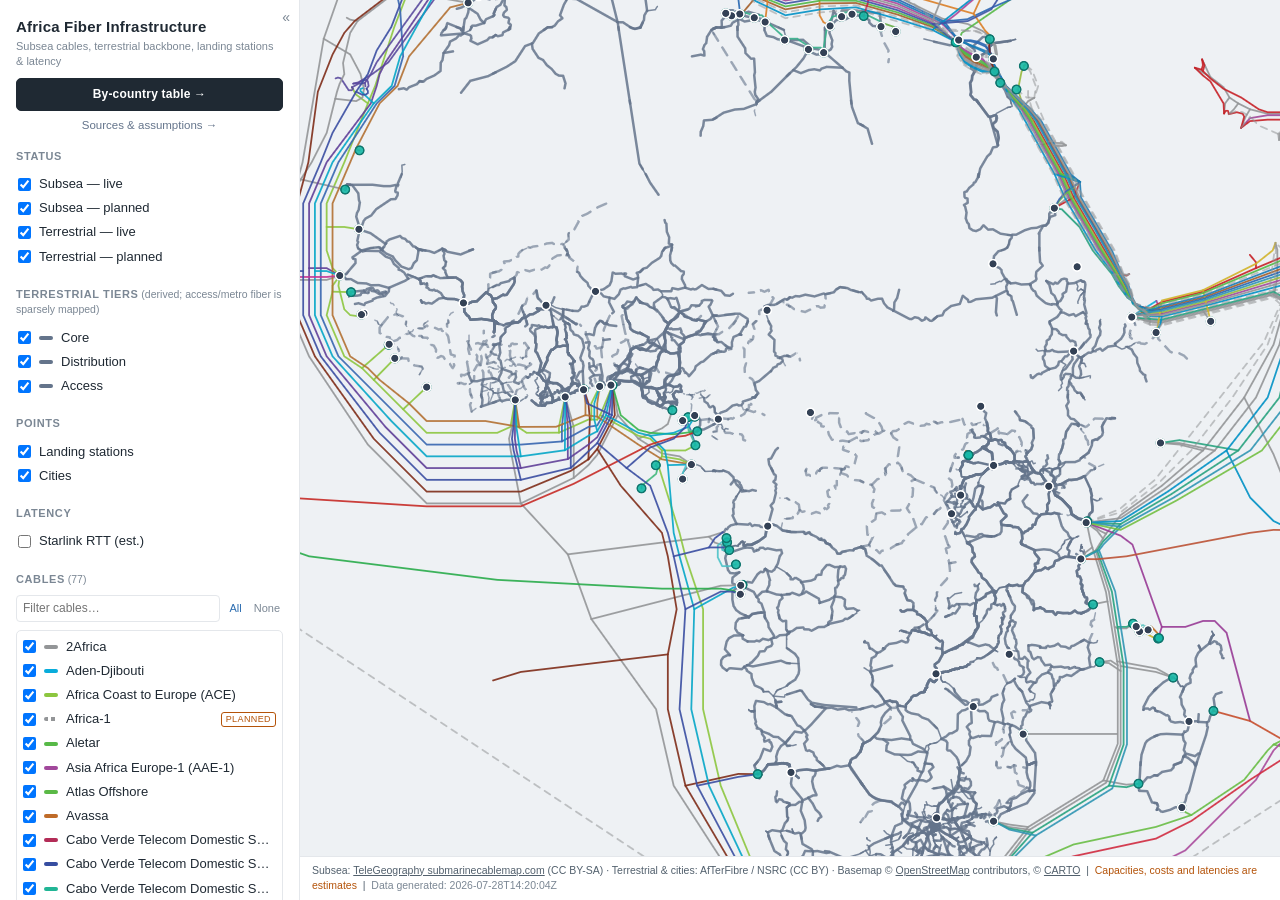
<file: index.html>
<!doctype html>
<html lang="en">
<head>
  <meta charset="utf-8" />
  <meta name="viewport" content="width=device-width, initial-scale=1" />
  <title>Africa Fiber Infrastructure Map</title>
  <link rel="stylesheet" href="vendor/maplibre-gl.css" />
  <link rel="stylesheet" href="app.css?v=4" />
</head>
<body>
  <div id="app">
    <button id="layers-toggle" type="button" aria-controls="sidebar" aria-expanded="false" hidden>Layers</button>
    <div id="sidebar-backdrop" aria-hidden="true" hidden></div>
    <aside id="sidebar" aria-label="Map layers"><!-- built by app.js --></aside>
    <div id="map-wrap">
      <div id="map"></div>
      <footer id="footer"><!-- built by app.js --></footer>
    </div>
  </div>

  <!-- MapLibre GL JS (vendored, local) -->
  <script src="vendor/maplibre-gl.js"></script>

  <!-- Data (generated by scripts/, each assigns to a window.* global) -->
  <script src="data/cables_geo.js"></script>
  <script src="data/cables_meta.js"></script>
  <script src="data/landing_points.js"></script>
  <script src="data/terrestrial.js"></script>
  <script src="data/cities.js"></script>
  <script src="data/annotations.js"></script>

  <!-- App -->
  <script src="config.js"></script>
  <script src="app.js?v=5"></script>
</body>
</html>
</file>
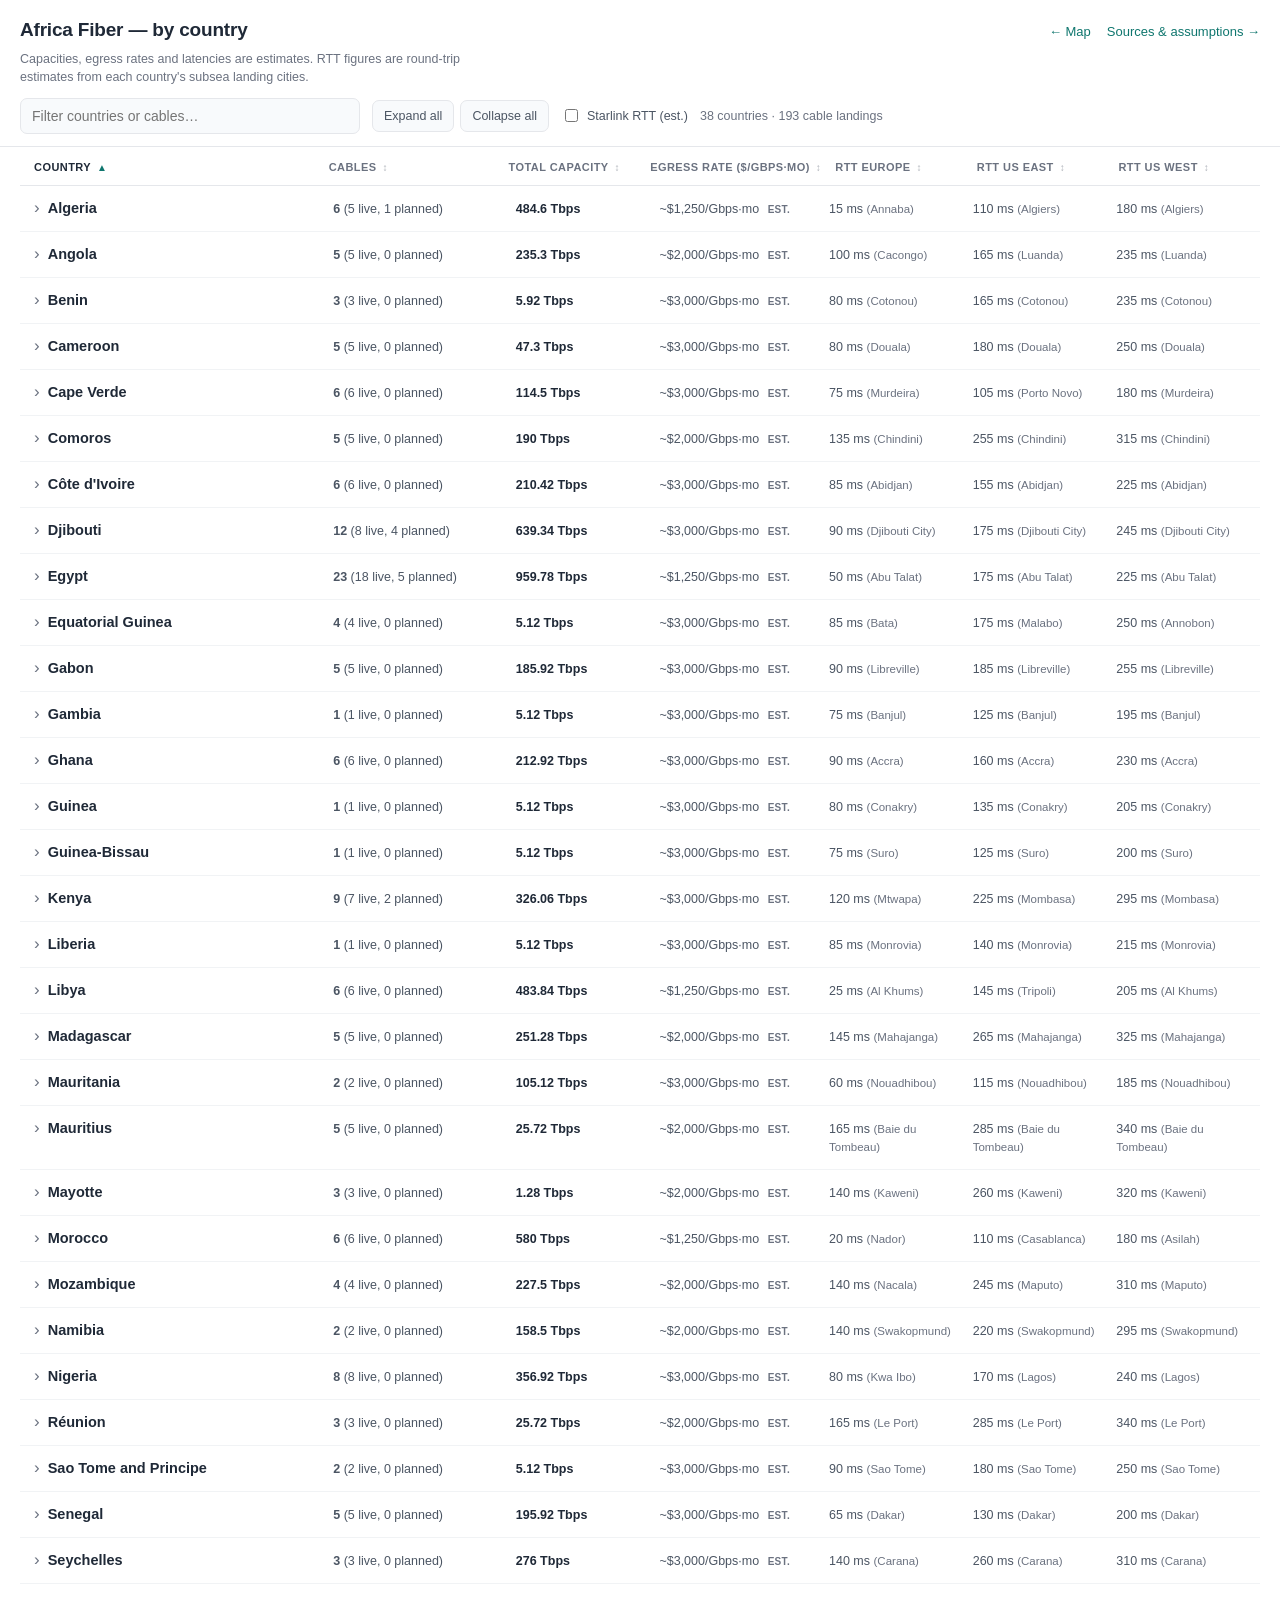
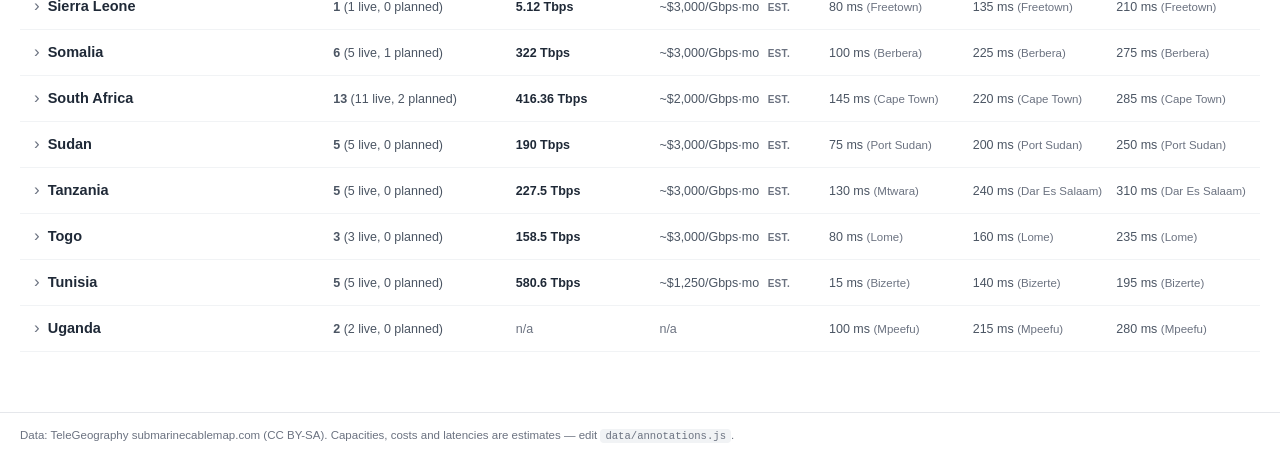
<file: countries.html>
<!doctype html>
<html lang="en">
<head>
  <meta charset="utf-8" />
  <meta name="viewport" content="width=device-width, initial-scale=1" />
  <title>Africa Fiber — by country</title>
  <link rel="stylesheet" href="countries.css?v=4" />
</head>
<body>
  <header class="page-head">
    <div class="head-row">
      <h1>Africa Fiber — by country</h1>
      <span class="head-links">
        <a class="map-link" href="index.html">&larr; Map</a>
        <a class="map-link" href="sources.html">Sources &amp; assumptions &rarr;</a>
      </span>
    </div>
    <p class="head-note">
      Capacities, egress rates and latencies are estimates. RTT figures are round-trip estimates from
      each country's subsea landing cities.
    </p>
    <div class="toolbar">
      <input id="filter" type="text" placeholder="Filter countries or cables…"
             autocomplete="off" spellcheck="false" />
      <div class="bulk-toggle">
        <button id="expand-all" class="bulk-btn" type="button">Expand all</button>
        <button id="collapse-all" class="bulk-btn" type="button">Collapse all</button>
      </div>
      <label class="sl-toggle"><input id="starlink-toggle" type="checkbox" /> Starlink RTT (est.)</label>
      <span id="count" class="count"></span>
    </div>
  </header>

  <main id="sections" class="sections"></main>

  <footer class="page-foot">
    Data: TeleGeography submarinecablemap.com (CC BY-SA). Capacities, costs and
    latencies are estimates — edit <code>data/annotations.js</code>.
  </footer>

  <!-- Same data globals as the map. No Leaflet needed here. -->
  <script src="data/cables_meta.js"></script>
  <script src="data/landing_points.js"></script>
  <script src="data/cities.js"></script>
  <script src="data/annotations.js"></script>
  <script src="countries.js?v=2"></script>
</body>
</html>
</file>
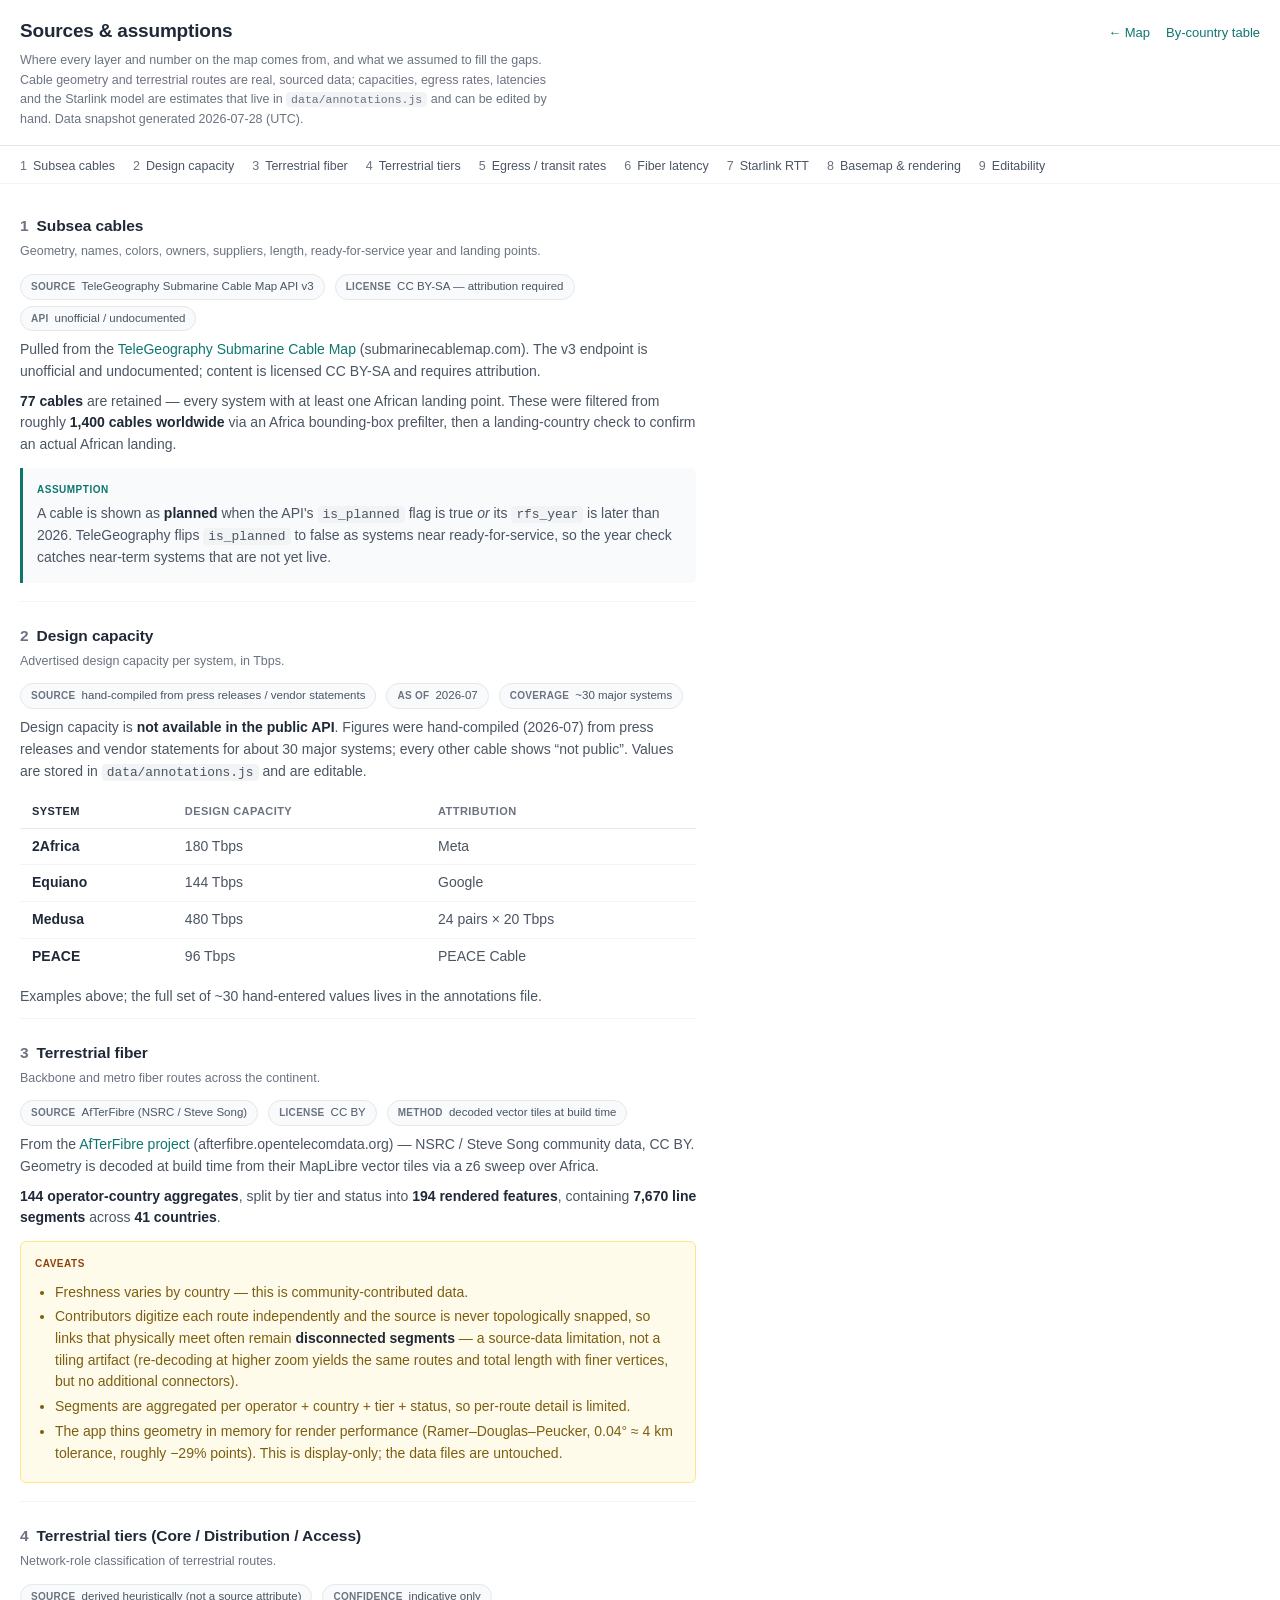
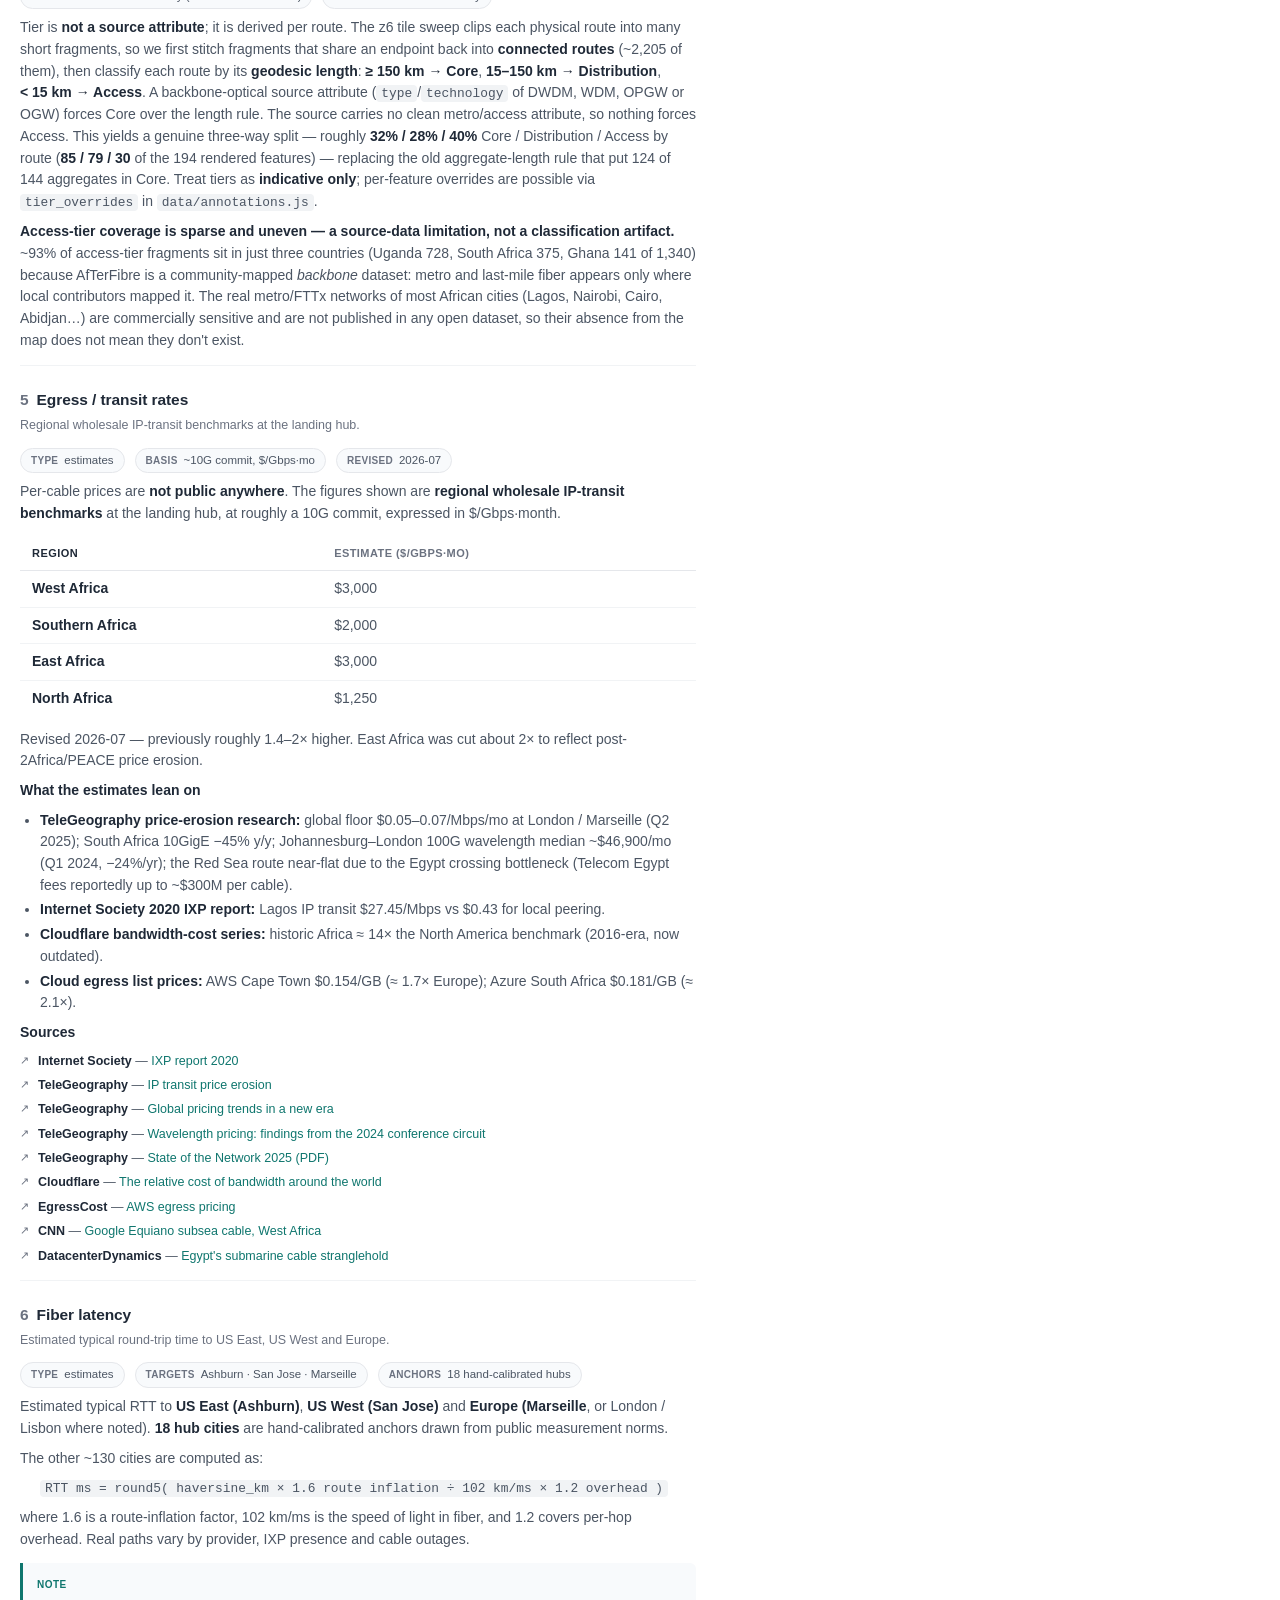
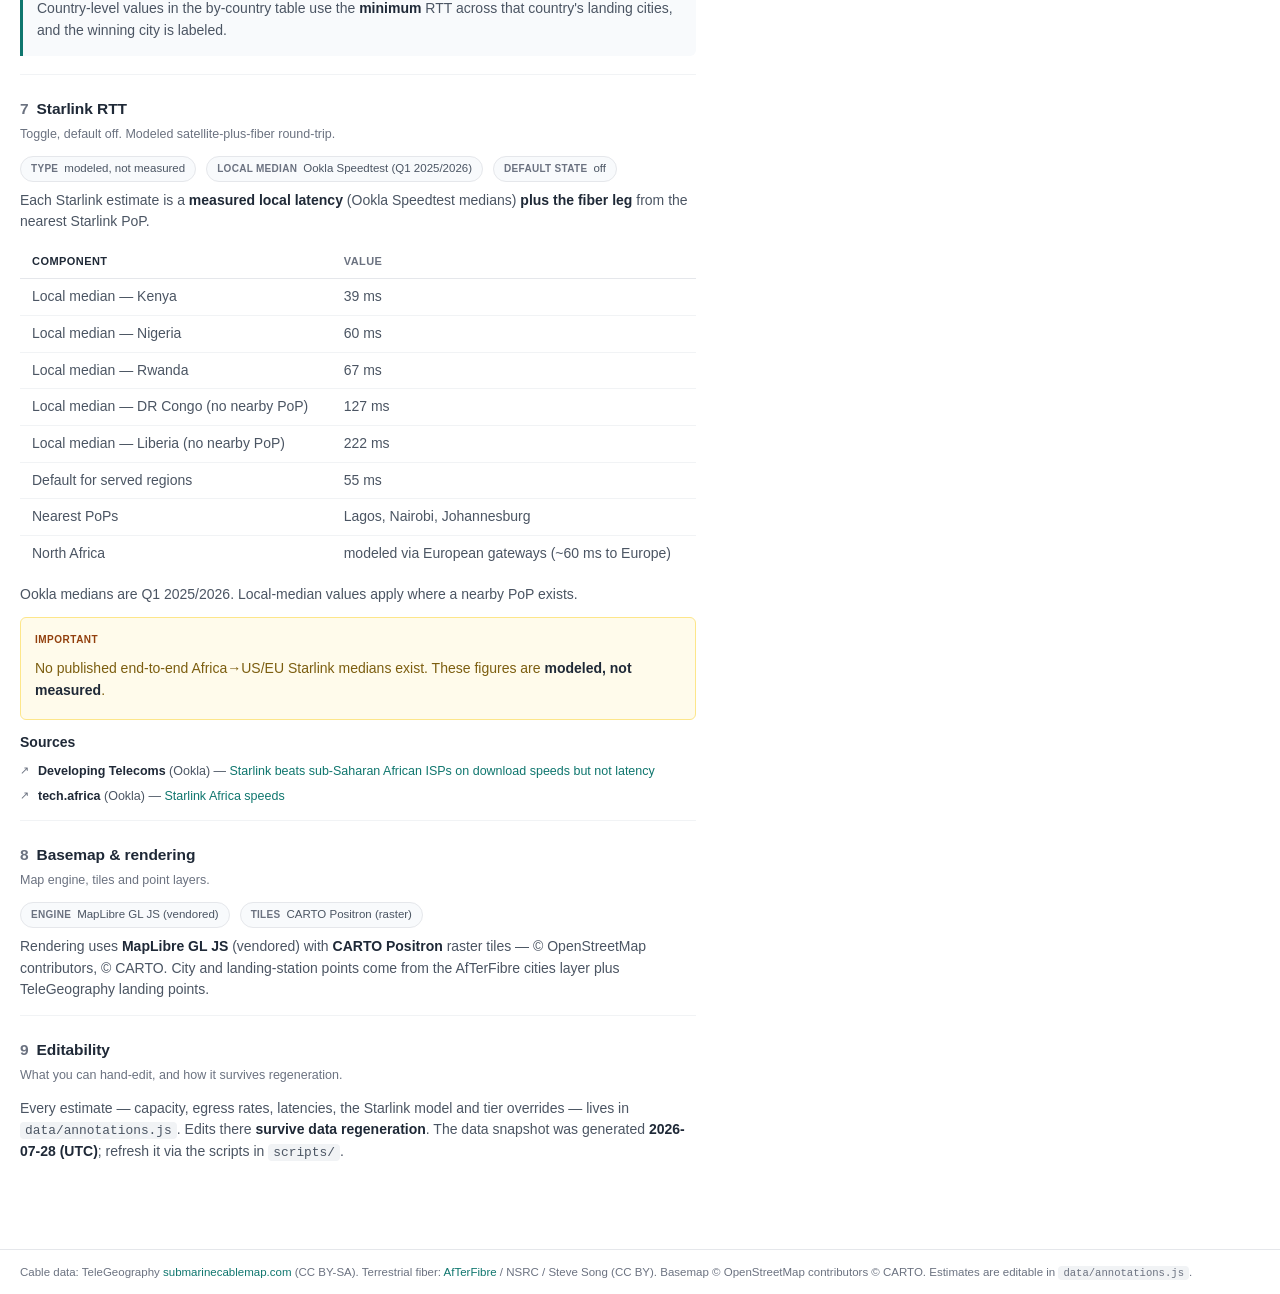
<file: sources.html>
<!doctype html>
<html lang="en">
<head>
  <meta charset="utf-8" />
  <meta name="viewport" content="width=device-width, initial-scale=1" />
  <title>Africa Fiber — sources &amp; assumptions</title>
  <link rel="stylesheet" href="sources.css?v=4" />
</head>
<body>
  <header class="page-head">
    <div class="head-row">
      <h1>Sources &amp; assumptions</h1>
      <nav class="nav-links">
        <a class="nav-link" href="index.html">&larr; Map</a>
        <a class="nav-link" href="countries.html">By-country table</a>
      </nav>
    </div>
    <p class="head-note">
      Where every layer and number on the map comes from, and what we assumed to
      fill the gaps. Cable geometry and terrestrial routes are real, sourced data;
      capacities, egress rates, latencies and the Starlink model are estimates that
      live in <code>data/annotations.js</code> and can be edited by hand. Data snapshot
      generated 2026-07-28 (UTC).
    </p>
  </header>

  <nav class="toc" aria-label="Sections">
    <ol>
      <li><a href="#subsea">Subsea cables</a></li>
      <li><a href="#capacity">Design capacity</a></li>
      <li><a href="#terrestrial">Terrestrial fiber</a></li>
      <li><a href="#tiers">Terrestrial tiers</a></li>
      <li><a href="#egress">Egress / transit rates</a></li>
      <li><a href="#latency">Fiber latency</a></li>
      <li><a href="#starlink">Starlink RTT</a></li>
      <li><a href="#basemap">Basemap &amp; rendering</a></li>
      <li><a href="#editability">Editability</a></li>
    </ol>
  </nav>

  <main>

    <!-- 1 -->
    <section id="subsea">
      <h2><span class="sec-num">1</span>Subsea cables</h2>
      <p class="sec-sub">Geometry, names, colors, owners, suppliers, length, ready-for-service year and landing points.</p>
      <div class="meta">
        <span class="chip"><span class="k">Source</span> TeleGeography Submarine Cable Map API v3</span>
        <span class="chip"><span class="k">License</span> CC BY-SA — attribution required</span>
        <span class="chip"><span class="k">API</span> unofficial / undocumented</span>
      </div>
      <p>
        Pulled from the
        <a class="ext" href="https://www.submarinecablemap.com/" target="_blank" rel="noopener">TeleGeography Submarine Cable Map</a>
        (submarinecablemap.com). The v3 endpoint is unofficial and undocumented; content is
        licensed CC BY-SA and requires attribution.
      </p>
      <p>
        <strong>77 cables</strong> are retained &mdash; every system with at least one African
        landing point. These were filtered from roughly <strong>1,400 cables worldwide</strong>
        via an Africa bounding-box prefilter, then a landing-country check to confirm an actual
        African landing.
      </p>
      <div class="assume">
        <span class="tag">Assumption</span>
        <p>
          A cable is shown as <strong>planned</strong> when the API's <code>is_planned</code> flag
          is true <em>or</em> its <code>rfs_year</code> is later than 2026. TeleGeography flips
          <code>is_planned</code> to false as systems near ready-for-service, so the year check
          catches near-term systems that are not yet live.
        </p>
      </div>
    </section>

    <!-- 2 -->
    <section id="capacity">
      <h2><span class="sec-num">2</span>Design capacity</h2>
      <p class="sec-sub">Advertised design capacity per system, in Tbps.</p>
      <div class="meta">
        <span class="chip"><span class="k">Source</span> hand-compiled from press releases / vendor statements</span>
        <span class="chip"><span class="k">As of</span> 2026-07</span>
        <span class="chip"><span class="k">Coverage</span> ~30 major systems</span>
      </div>
      <p>
        Design capacity is <strong>not available in the public API</strong>. Figures were
        hand-compiled (2026-07) from press releases and vendor statements for about 30 major
        systems; every other cable shows <span class="num">&ldquo;not public&rdquo;</span>. Values
        are stored in <code>data/annotations.js</code> and are editable.
      </p>
      <div class="tbl-wrap">
        <table>
          <thead>
            <tr><th class="lead">System</th><th class="num">Design capacity</th><th>Attribution</th></tr>
          </thead>
          <tbody>
            <tr><td><strong>2Africa</strong></td><td class="num">180 Tbps</td><td>Meta</td></tr>
            <tr><td><strong>Equiano</strong></td><td class="num">144 Tbps</td><td>Google</td></tr>
            <tr><td><strong>Medusa</strong></td><td class="num">480 Tbps</td><td>24 pairs &times; 20 Tbps</td></tr>
            <tr><td><strong>PEACE</strong></td><td class="num">96 Tbps</td><td>PEACE Cable</td></tr>
          </tbody>
        </table>
      </div>
      <p class="tight">Examples above; the full set of ~30 hand-entered values lives in the annotations file.</p>
    </section>

    <!-- 3 -->
    <section id="terrestrial">
      <h2><span class="sec-num">3</span>Terrestrial fiber</h2>
      <p class="sec-sub">Backbone and metro fiber routes across the continent.</p>
      <div class="meta">
        <span class="chip"><span class="k">Source</span> AfTerFibre (NSRC / Steve Song)</span>
        <span class="chip"><span class="k">License</span> CC BY</span>
        <span class="chip"><span class="k">Method</span> decoded vector tiles at build time</span>
      </div>
      <p>
        From the
        <a class="ext" href="https://afterfibre.opentelecomdata.org/" target="_blank" rel="noopener">AfTerFibre project</a>
        (afterfibre.opentelecomdata.org) &mdash; NSRC / Steve Song community data, CC BY. Geometry is
        decoded at build time from their MapLibre vector tiles via a z6 sweep over Africa.
      </p>
      <p>
        <strong>144 operator-country aggregates</strong>, split by tier and status into
        <strong>194 rendered features</strong>, containing <strong>7,670 line segments</strong>
        across <strong>41 countries</strong>.
      </p>
      <div class="caveat">
        <span class="tag">Caveats</span>
        <ul>
          <li>Freshness varies by country &mdash; this is community-contributed data.</li>
          <li>
            Contributors digitize each route independently and the source is never topologically
            snapped, so links that physically meet often remain <strong>disconnected segments</strong>
            &mdash; a source-data limitation, not a tiling artifact (re-decoding at higher zoom yields
            the same routes and total length with finer vertices, but no additional connectors).
          </li>
          <li>Segments are aggregated per operator + country + tier + status, so per-route detail is limited.</li>
          <li>
            The app thins geometry in memory for render performance (Ramer&ndash;Douglas&ndash;Peucker,
            0.04&deg; &asymp; 4&nbsp;km tolerance, roughly &minus;29% points). This is display-only;
            the data files are untouched.
          </li>
        </ul>
      </div>
    </section>

    <!-- 4 -->
    <section id="tiers">
      <h2><span class="sec-num">4</span>Terrestrial tiers (Core / Distribution / Access)</h2>
      <p class="sec-sub">Network-role classification of terrestrial routes.</p>
      <div class="meta">
        <span class="chip"><span class="k">Source</span> derived heuristically (not a source attribute)</span>
        <span class="chip"><span class="k">Confidence</span> indicative only</span>
      </div>
      <p>
        Tier is <strong>not a source attribute</strong>; it is derived per route. The z6 tile
        sweep clips each physical route into many short fragments, so we first stitch fragments
        that share an endpoint back into <strong>connected routes</strong> (~2,205 of them), then
        classify each route by its <strong>geodesic length</strong>:
        <strong>&ge;&nbsp;150&nbsp;km &rarr; Core</strong>,
        <strong>15&ndash;150&nbsp;km &rarr; Distribution</strong>,
        <strong>&lt;&nbsp;15&nbsp;km &rarr; Access</strong>. A backbone-optical source attribute
        (<code>type</code>/<code>technology</code> of DWDM, WDM, OPGW or OGW) forces Core over the
        length rule. The source carries no clean metro/access attribute, so nothing forces Access.
        This yields a genuine three-way split &mdash; roughly
        <strong>32% / 28% / 40%</strong> Core / Distribution / Access by route
        (<strong>85 / 79 / 30</strong> of the 194 rendered features) &mdash; replacing the old
        aggregate-length rule that put 124 of 144 aggregates in Core. Treat tiers as
        <strong>indicative only</strong>; per-feature overrides are possible via
        <code>tier_overrides</code> in <code>data/annotations.js</code>.
      </p>
      <p>
        <strong>Access-tier coverage is sparse and uneven &mdash; a source-data limitation, not a
        classification artifact.</strong> ~93% of access-tier fragments sit in just three countries
        (Uganda 728, South Africa 375, Ghana 141 of 1,340) because AfTerFibre is a community-mapped
        <em>backbone</em> dataset: metro and last-mile fiber appears only where local contributors
        mapped it. The real metro/FTTx networks of most African cities (Lagos, Nairobi, Cairo,
        Abidjan&hellip;) are commercially sensitive and are not published in any open dataset, so
        their absence from the map does not mean they don't exist.
      </p>
    </section>

    <!-- 5 -->
    <section id="egress">
      <h2><span class="sec-num">5</span>Egress / transit rates</h2>
      <p class="sec-sub">Regional wholesale IP-transit benchmarks at the landing hub.</p>
      <div class="meta">
        <span class="chip"><span class="k">Type</span> estimates</span>
        <span class="chip"><span class="k">Basis</span> ~10G commit, $/Gbps&middot;mo</span>
        <span class="chip"><span class="k">Revised</span> 2026-07</span>
      </div>
      <p>
        Per-cable prices are <strong>not public anywhere</strong>. The figures shown are
        <strong>regional wholesale IP-transit benchmarks</strong> at the landing hub, at roughly a
        10G commit, expressed in $/Gbps&middot;month.
      </p>
      <div class="tbl-wrap">
        <table>
          <thead>
            <tr><th class="lead">Region</th><th class="num">Estimate ($/Gbps&middot;mo)</th></tr>
          </thead>
          <tbody>
            <tr><td><strong>West Africa</strong></td><td class="num">$3,000</td></tr>
            <tr><td><strong>Southern Africa</strong></td><td class="num">$2,000</td></tr>
            <tr><td><strong>East Africa</strong></td><td class="num">$3,000</td></tr>
            <tr><td><strong>North Africa</strong></td><td class="num">$1,250</td></tr>
          </tbody>
        </table>
      </div>
      <p>
        Revised 2026-07 &mdash; previously roughly 1.4&ndash;2&times; higher. East Africa was cut
        about 2&times; to reflect post-2Africa/PEACE price erosion.
      </p>
      <p><strong>What the estimates lean on</strong></p>
      <ul>
        <li>
          <strong>TeleGeography price-erosion research:</strong> global floor $0.05&ndash;0.07/Mbps/mo at
          London / Marseille (Q2 2025); South Africa 10GigE &minus;45% y/y; Johannesburg&ndash;London
          100G wavelength median ~$46,900/mo (Q1 2024, &minus;24%/yr); the Red Sea route near-flat due to
          the Egypt crossing bottleneck (Telecom Egypt fees reportedly up to ~$300M per cable).
        </li>
        <li>
          <strong>Internet Society 2020 IXP report:</strong> Lagos IP transit $27.45/Mbps vs $0.43 for
          local peering.
        </li>
        <li>
          <strong>Cloudflare bandwidth-cost series:</strong> historic Africa &asymp; 14&times; the North
          America benchmark (2016-era, now outdated).
        </li>
        <li>
          <strong>Cloud egress list prices:</strong> AWS Cape Town $0.154/GB (&asymp; 1.7&times; Europe);
          Azure South Africa $0.181/GB (&asymp; 2.1&times;).
        </li>
      </ul>
      <p><strong>Sources</strong></p>
      <ul class="src">
        <li><span class="who">Internet Society</span> &mdash; <a class="ext" href="https://www.internetsociety.org/resources/doc/2020/ixp-report-2020/" target="_blank" rel="noopener">IXP report 2020</a></li>
        <li><span class="who">TeleGeography</span> &mdash; <a class="ext" href="https://resources.telegeography.com/ip-transit-price-erosion-significant-regional-differences-remain" target="_blank" rel="noopener">IP transit price erosion</a></li>
        <li><span class="who">TeleGeography</span> &mdash; <a class="ext" href="https://resources.telegeography.com/global-pricing-trends-in-a-new-era" target="_blank" rel="noopener">Global pricing trends in a new era</a></li>
        <li><span class="who">TeleGeography</span> &mdash; <a class="ext" href="https://resources.telegeography.com/wavelength-pricing-findings-from-2024-conference-circuit" target="_blank" rel="noopener">Wavelength pricing: findings from the 2024 conference circuit</a></li>
        <li><span class="who">TeleGeography</span> &mdash; <a class="ext" href="https://www2.telegeography.com/hubfs/LP-Assets/Ebooks/state-of-the-network-2025.pdf" target="_blank" rel="noopener">State of the Network 2025 (PDF)</a></li>
        <li><span class="who">Cloudflare</span> &mdash; <a class="ext" href="https://medium.com/cloudflare-blog/the-relative-cost-of-bandwidth-around-the-world-daa1111e7364" target="_blank" rel="noopener">The relative cost of bandwidth around the world</a></li>
        <li><span class="who">EgressCost</span> &mdash; <a class="ext" href="https://egresscost.com/aws/" target="_blank" rel="noopener">AWS egress pricing</a></li>
        <li><span class="who">CNN</span> &mdash; <a class="ext" href="https://www.cnn.com/2022/08/07/africa/google-equiano-subsea-internet-cable-west-africa-spc-intl/index.html" target="_blank" rel="noopener">Google Equiano subsea cable, West Africa</a></li>
        <li><span class="who">DatacenterDynamics</span> &mdash; <a class="ext" href="https://www.datacenterdynamics.com/en/analysis/egypts-submarine-cable-stranglehold/" target="_blank" rel="noopener">Egypt's submarine cable stranglehold</a></li>
      </ul>
    </section>

    <!-- 6 -->
    <section id="latency">
      <h2><span class="sec-num">6</span>Fiber latency</h2>
      <p class="sec-sub">Estimated typical round-trip time to US East, US West and Europe.</p>
      <div class="meta">
        <span class="chip"><span class="k">Type</span> estimates</span>
        <span class="chip"><span class="k">Targets</span> Ashburn &middot; San Jose &middot; Marseille</span>
        <span class="chip"><span class="k">Anchors</span> 18 hand-calibrated hubs</span>
      </div>
      <p>
        Estimated typical RTT to <strong>US East (Ashburn)</strong>, <strong>US West (San Jose)</strong>
        and <strong>Europe (Marseille</strong>, or London / Lisbon where noted). <strong>18 hub cities</strong>
        are hand-calibrated anchors drawn from public measurement norms.
      </p>
      <p>
        The other ~130 cities are computed as:
      </p>
      <p class="tight" style="padding-left:20px;">
        <code>RTT ms = round5( haversine_km &times; 1.6 route inflation &divide; 102 km/ms &times; 1.2 overhead )</code>
      </p>
      <p>
        where 1.6 is a route-inflation factor, 102 km/ms is the speed of light in fiber, and
        1.2 covers per-hop overhead. Real paths vary by provider, IXP presence and cable outages.
      </p>
      <div class="assume">
        <span class="tag">Note</span>
        <p>
          Country-level values in the by-country table use the <strong>minimum</strong> RTT across
          that country's landing cities, and the winning city is labeled.
        </p>
      </div>
    </section>

    <!-- 7 -->
    <section id="starlink">
      <h2><span class="sec-num">7</span>Starlink RTT</h2>
      <p class="sec-sub">Toggle, default off. Modeled satellite-plus-fiber round-trip.</p>
      <div class="meta">
        <span class="chip"><span class="k">Type</span> modeled, not measured</span>
        <span class="chip"><span class="k">Local median</span> Ookla Speedtest (Q1 2025/2026)</span>
        <span class="chip"><span class="k">Default state</span> off</span>
      </div>
      <p>
        Each Starlink estimate is a <strong>measured local latency</strong> (Ookla Speedtest medians)
        <strong>plus the fiber leg</strong> from the nearest Starlink PoP.
      </p>
      <div class="tbl-wrap">
        <table>
          <thead>
            <tr><th class="lead">Component</th><th>Value</th></tr>
          </thead>
          <tbody>
            <tr><td>Local median &mdash; Kenya</td><td class="num">39 ms</td></tr>
            <tr><td>Local median &mdash; Nigeria</td><td class="num">60 ms</td></tr>
            <tr><td>Local median &mdash; Rwanda</td><td class="num">67 ms</td></tr>
            <tr><td>Local median &mdash; DR Congo (no nearby PoP)</td><td class="num">127 ms</td></tr>
            <tr><td>Local median &mdash; Liberia (no nearby PoP)</td><td class="num">222 ms</td></tr>
            <tr><td>Default for served regions</td><td class="num">55 ms</td></tr>
            <tr><td>Nearest PoPs</td><td>Lagos, Nairobi, Johannesburg</td></tr>
            <tr><td>North Africa</td><td>modeled via European gateways (~60 ms to Europe)</td></tr>
          </tbody>
        </table>
      </div>
      <p>Ookla medians are Q1 2025/2026. Local-median values apply where a nearby PoP exists.</p>
      <div class="caveat">
        <span class="tag">Important</span>
        <p>
          No published end-to-end Africa&rarr;US/EU Starlink medians exist. These figures are
          <strong>modeled, not measured</strong>.
        </p>
      </div>
      <p><strong>Sources</strong></p>
      <ul class="src">
        <li><span class="who">Developing Telecoms</span> (Ookla) &mdash; <a class="ext" href="https://developingtelecoms.com/telecom-technology/satellite-communications-networks/20393-starlink-beats-sub-saharan-african-isps-on-download-speeds-but-not-latency-ookla.html" target="_blank" rel="noopener">Starlink beats sub-Saharan African ISPs on download speeds but not latency</a></li>
        <li><span class="who">tech.africa</span> (Ookla) &mdash; <a class="ext" href="https://tech.africa/starlink-africa-speeds-ookla/" target="_blank" rel="noopener">Starlink Africa speeds</a></li>
      </ul>
    </section>

    <!-- 8 -->
    <section id="basemap">
      <h2><span class="sec-num">8</span>Basemap &amp; rendering</h2>
      <p class="sec-sub">Map engine, tiles and point layers.</p>
      <div class="meta">
        <span class="chip"><span class="k">Engine</span> MapLibre GL JS (vendored)</span>
        <span class="chip"><span class="k">Tiles</span> CARTO Positron (raster)</span>
      </div>
      <p>
        Rendering uses <strong>MapLibre GL JS</strong> (vendored) with
        <strong>CARTO Positron</strong> raster tiles &mdash; &copy; OpenStreetMap contributors,
        &copy; CARTO. City and landing-station points come from the AfTerFibre cities layer plus
        TeleGeography landing points.
      </p>
    </section>

    <!-- 9 -->
    <section id="editability">
      <h2><span class="sec-num">9</span>Editability</h2>
      <p class="sec-sub">What you can hand-edit, and how it survives regeneration.</p>
      <p>
        Every estimate &mdash; capacity, egress rates, latencies, the Starlink model and tier
        overrides &mdash; lives in <code>data/annotations.js</code>. Edits there
        <strong>survive data regeneration</strong>. The data snapshot was generated
        <strong>2026-07-28 (UTC)</strong>; refresh it via the scripts in <code>scripts/</code>.
      </p>
    </section>

  </main>

  <footer class="page-foot">
    Cable data: TeleGeography <a href="https://www.submarinecablemap.com/" target="_blank" rel="noopener">submarinecablemap.com</a> (CC BY-SA).
    Terrestrial fiber: <a href="https://afterfibre.opentelecomdata.org/" target="_blank" rel="noopener">AfTerFibre</a> / NSRC / Steve Song (CC BY).
    Basemap &copy; OpenStreetMap contributors &copy; CARTO. Estimates are editable in <code>data/annotations.js</code>.
  </footer>
</body>
</html>
</file>
<file: vendor/maplibre-gl.css>
.maplibregl-map{font:12px/20px Helvetica Neue,Arial,Helvetica,sans-serif;overflow:hidden;position:relative;-webkit-tap-highlight-color:rgb(0 0 0/0)}.maplibregl-canvas{left:0;position:absolute;top:0}.maplibregl-map:fullscreen{height:100%;width:100%}.maplibregl-ctrl-group button.maplibregl-ctrl-compass{touch-action:none}.maplibregl-canvas-container.maplibregl-interactive,.maplibregl-ctrl-group button.maplibregl-ctrl-compass{cursor:grab;-webkit-user-select:none;-moz-user-select:none;user-select:none}.maplibregl-canvas-container.maplibregl-interactive.maplibregl-track-pointer{cursor:pointer}.maplibregl-canvas-container.maplibregl-interactive:active,.maplibregl-ctrl-group button.maplibregl-ctrl-compass:active{cursor:grabbing}.maplibregl-canvas-container.maplibregl-touch-zoom-rotate,.maplibregl-canvas-container.maplibregl-touch-zoom-rotate .maplibregl-canvas{touch-action:pan-x pan-y}.maplibregl-canvas-container.maplibregl-touch-drag-pan,.maplibregl-canvas-container.maplibregl-touch-drag-pan .maplibregl-canvas{touch-action:pinch-zoom}.maplibregl-canvas-container.maplibregl-touch-zoom-rotate.maplibregl-touch-drag-pan,.maplibregl-canvas-container.maplibregl-touch-zoom-rotate.maplibregl-touch-drag-pan .maplibregl-canvas{touch-action:none}.maplibregl-canvas-container.maplibregl-touch-drag-pan.maplibregl-cooperative-gestures,.maplibregl-canvas-container.maplibregl-touch-drag-pan.maplibregl-cooperative-gestures .maplibregl-canvas{touch-action:pan-x pan-y}.maplibregl-ctrl-bottom-left,.maplibregl-ctrl-bottom-right,.maplibregl-ctrl-top-left,.maplibregl-ctrl-top-right{pointer-events:none;position:absolute;z-index:2}.maplibregl-ctrl-top-left{left:0;top:0}.maplibregl-ctrl-top-right{right:0;top:0}.maplibregl-ctrl-bottom-left{bottom:0;left:0}.maplibregl-ctrl-bottom-right{bottom:0;right:0}.maplibregl-ctrl{clear:both;pointer-events:auto;transform:translate(0)}.maplibregl-ctrl-top-left .maplibregl-ctrl{float:left;margin:10px 0 0 10px}.maplibregl-ctrl-top-right .maplibregl-ctrl{float:right;margin:10px 10px 0 0}.maplibregl-ctrl-bottom-left .maplibregl-ctrl{float:left;margin:0 0 10px 10px}.maplibregl-ctrl-bottom-right .maplibregl-ctrl{float:right;margin:0 10px 10px 0}.maplibregl-ctrl-group{background:#fff;border-radius:4px}.maplibregl-ctrl-group:not(:empty){box-shadow:0 0 0 2px rgba(0,0,0,.1)}@media (forced-colors:active){.maplibregl-ctrl-group:not(:empty){box-shadow:0 0 0 2px ButtonText}}.maplibregl-ctrl-group button{background-color:transparent;border:0;box-sizing:border-box;cursor:pointer;display:block;height:29px;outline:none;padding:0;width:29px}.maplibregl-ctrl-group button+button{border-top:1px solid #ddd}.maplibregl-ctrl button .maplibregl-ctrl-icon{background-position:50%;background-repeat:no-repeat;display:block;height:100%;width:100%}@media (forced-colors:active){.maplibregl-ctrl-icon{background-color:transparent}.maplibregl-ctrl-group button+button{border-top:1px solid ButtonText}}.maplibregl-ctrl button::-moz-focus-inner{border:0;padding:0}.maplibregl-ctrl-attrib-button:focus,.maplibregl-ctrl-group button:focus{box-shadow:0 0 2px 2px #0096ff}.maplibregl-ctrl button:disabled{cursor:not-allowed}.maplibregl-ctrl button:disabled .maplibregl-ctrl-icon{opacity:.25}.maplibregl-ctrl button:not(:disabled):hover{background-color:rgb(0 0 0/5%)}.maplibregl-ctrl-group button:focus:focus-visible{box-shadow:0 0 2px 2px #0096ff}.maplibregl-ctrl-group button:focus:not(:focus-visible){box-shadow:none}.maplibregl-ctrl-group button:focus:first-child{border-radius:4px 4px 0 0}.maplibregl-ctrl-group button:focus:last-child{border-radius:0 0 4px 4px}.maplibregl-ctrl-group button:focus:only-child{border-radius:inherit}.maplibregl-ctrl button.maplibregl-ctrl-zoom-out .maplibregl-ctrl-icon{background-image:url("data:image/svg+xml;charset=utf-8,%3Csvg xmlns='http://www.w3.org/2000/svg' width='29' height='29' fill='%23333' viewBox='0 0 29 29'%3E%3Cpath d='M10 13c-.75 0-1.5.75-1.5 1.5S9.25 16 10 16h9c.75 0 1.5-.75 1.5-1.5S19.75 13 19 13z'/%3E%3C/svg%3E")}.maplibregl-ctrl button.maplibregl-ctrl-zoom-in .maplibregl-ctrl-icon{background-image:url("data:image/svg+xml;charset=utf-8,%3Csvg xmlns='http://www.w3.org/2000/svg' width='29' height='29' fill='%23333' viewBox='0 0 29 29'%3E%3Cpath d='M14.5 8.5c-.75 0-1.5.75-1.5 1.5v3h-3c-.75 0-1.5.75-1.5 1.5S9.25 16 10 16h3v3c0 .75.75 1.5 1.5 1.5S16 19.75 16 19v-3h3c.75 0 1.5-.75 1.5-1.5S19.75 13 19 13h-3v-3c0-.75-.75-1.5-1.5-1.5'/%3E%3C/svg%3E")}@media (forced-colors:active){.maplibregl-ctrl button.maplibregl-ctrl-zoom-out .maplibregl-ctrl-icon{background-image:url("data:image/svg+xml;charset=utf-8,%3Csvg xmlns='http://www.w3.org/2000/svg' width='29' height='29' fill='%23fff' viewBox='0 0 29 29'%3E%3Cpath d='M10 13c-.75 0-1.5.75-1.5 1.5S9.25 16 10 16h9c.75 0 1.5-.75 1.5-1.5S19.75 13 19 13z'/%3E%3C/svg%3E")}.maplibregl-ctrl button.maplibregl-ctrl-zoom-in .maplibregl-ctrl-icon{background-image:url("data:image/svg+xml;charset=utf-8,%3Csvg xmlns='http://www.w3.org/2000/svg' width='29' height='29' fill='%23fff' viewBox='0 0 29 29'%3E%3Cpath d='M14.5 8.5c-.75 0-1.5.75-1.5 1.5v3h-3c-.75 0-1.5.75-1.5 1.5S9.25 16 10 16h3v3c0 .75.75 1.5 1.5 1.5S16 19.75 16 19v-3h3c.75 0 1.5-.75 1.5-1.5S19.75 13 19 13h-3v-3c0-.75-.75-1.5-1.5-1.5'/%3E%3C/svg%3E")}}@media (forced-colors:active) and (prefers-color-scheme:light){.maplibregl-ctrl button.maplibregl-ctrl-zoom-out .maplibregl-ctrl-icon{background-image:url("data:image/svg+xml;charset=utf-8,%3Csvg xmlns='http://www.w3.org/2000/svg' width='29' height='29' viewBox='0 0 29 29'%3E%3Cpath d='M10 13c-.75 0-1.5.75-1.5 1.5S9.25 16 10 16h9c.75 0 1.5-.75 1.5-1.5S19.75 13 19 13z'/%3E%3C/svg%3E")}.maplibregl-ctrl button.maplibregl-ctrl-zoom-in .maplibregl-ctrl-icon{background-image:url("data:image/svg+xml;charset=utf-8,%3Csvg xmlns='http://www.w3.org/2000/svg' width='29' height='29' viewBox='0 0 29 29'%3E%3Cpath d='M14.5 8.5c-.75 0-1.5.75-1.5 1.5v3h-3c-.75 0-1.5.75-1.5 1.5S9.25 16 10 16h3v3c0 .75.75 1.5 1.5 1.5S16 19.75 16 19v-3h3c.75 0 1.5-.75 1.5-1.5S19.75 13 19 13h-3v-3c0-.75-.75-1.5-1.5-1.5'/%3E%3C/svg%3E")}}.maplibregl-ctrl button.maplibregl-ctrl-fullscreen .maplibregl-ctrl-icon{background-image:url("data:image/svg+xml;charset=utf-8,%3Csvg xmlns='http://www.w3.org/2000/svg' width='29' height='29' fill='%23333' viewBox='0 0 29 29'%3E%3Cpath d='M24 16v5.5c0 1.75-.75 2.5-2.5 2.5H16v-1l3-1.5-4-5.5 1-1 5.5 4 1.5-3zM6 16l1.5 3 5.5-4 1 1-4 5.5 3 1.5v1H7.5C5.75 24 5 23.25 5 21.5V16zm7-11v1l-3 1.5 4 5.5-1 1-5.5-4L6 13H5V7.5C5 5.75 5.75 5 7.5 5zm11 2.5c0-1.75-.75-2.5-2.5-2.5H16v1l3 1.5-4 5.5 1 1 5.5-4 1.5 3h1z'/%3E%3C/svg%3E")}.maplibregl-ctrl button.maplibregl-ctrl-shrink .maplibregl-ctrl-icon{background-image:url("data:image/svg+xml;charset=utf-8,%3Csvg xmlns='http://www.w3.org/2000/svg' width='29' height='29' viewBox='0 0 29 29'%3E%3Cpath d='M18.5 16c-1.75 0-2.5.75-2.5 2.5V24h1l1.5-3 5.5 4 1-1-4-5.5 3-1.5v-1zM13 18.5c0-1.75-.75-2.5-2.5-2.5H5v1l3 1.5L4 24l1 1 5.5-4 1.5 3h1zm3-8c0 1.75.75 2.5 2.5 2.5H24v-1l-3-1.5L25 5l-1-1-5.5 4L17 5h-1zM10.5 13c1.75 0 2.5-.75 2.5-2.5V5h-1l-1.5 3L5 4 4 5l4 5.5L5 12v1z'/%3E%3C/svg%3E")}@media (forced-colors:active){.maplibregl-ctrl button.maplibregl-ctrl-fullscreen .maplibregl-ctrl-icon{background-image:url("data:image/svg+xml;charset=utf-8,%3Csvg xmlns='http://www.w3.org/2000/svg' width='29' height='29' fill='%23fff' viewBox='0 0 29 29'%3E%3Cpath d='M24 16v5.5c0 1.75-.75 2.5-2.5 2.5H16v-1l3-1.5-4-5.5 1-1 5.5 4 1.5-3zM6 16l1.5 3 5.5-4 1 1-4 5.5 3 1.5v1H7.5C5.75 24 5 23.25 5 21.5V16zm7-11v1l-3 1.5 4 5.5-1 1-5.5-4L6 13H5V7.5C5 5.75 5.75 5 7.5 5zm11 2.5c0-1.75-.75-2.5-2.5-2.5H16v1l3 1.5-4 5.5 1 1 5.5-4 1.5 3h1z'/%3E%3C/svg%3E")}.maplibregl-ctrl button.maplibregl-ctrl-shrink .maplibregl-ctrl-icon{background-image:url("data:image/svg+xml;charset=utf-8,%3Csvg xmlns='http://www.w3.org/2000/svg' width='29' height='29' fill='%23fff' viewBox='0 0 29 29'%3E%3Cpath d='M18.5 16c-1.75 0-2.5.75-2.5 2.5V24h1l1.5-3 5.5 4 1-1-4-5.5 3-1.5v-1zM13 18.5c0-1.75-.75-2.5-2.5-2.5H5v1l3 1.5L4 24l1 1 5.5-4 1.5 3h1zm3-8c0 1.75.75 2.5 2.5 2.5H24v-1l-3-1.5L25 5l-1-1-5.5 4L17 5h-1zM10.5 13c1.75 0 2.5-.75 2.5-2.5V5h-1l-1.5 3L5 4 4 5l4 5.5L5 12v1z'/%3E%3C/svg%3E")}}@media (forced-colors:active) and (prefers-color-scheme:light){.maplibregl-ctrl button.maplibregl-ctrl-fullscreen .maplibregl-ctrl-icon{background-image:url("data:image/svg+xml;charset=utf-8,%3Csvg xmlns='http://www.w3.org/2000/svg' width='29' height='29' viewBox='0 0 29 29'%3E%3Cpath d='M24 16v5.5c0 1.75-.75 2.5-2.5 2.5H16v-1l3-1.5-4-5.5 1-1 5.5 4 1.5-3zM6 16l1.5 3 5.5-4 1 1-4 5.5 3 1.5v1H7.5C5.75 24 5 23.25 5 21.5V16zm7-11v1l-3 1.5 4 5.5-1 1-5.5-4L6 13H5V7.5C5 5.75 5.75 5 7.5 5zm11 2.5c0-1.75-.75-2.5-2.5-2.5H16v1l3 1.5-4 5.5 1 1 5.5-4 1.5 3h1z'/%3E%3C/svg%3E")}.maplibregl-ctrl button.maplibregl-ctrl-shrink .maplibregl-ctrl-icon{background-image:url("data:image/svg+xml;charset=utf-8,%3Csvg xmlns='http://www.w3.org/2000/svg' width='29' height='29' viewBox='0 0 29 29'%3E%3Cpath d='M18.5 16c-1.75 0-2.5.75-2.5 2.5V24h1l1.5-3 5.5 4 1-1-4-5.5 3-1.5v-1zM13 18.5c0-1.75-.75-2.5-2.5-2.5H5v1l3 1.5L4 24l1 1 5.5-4 1.5 3h1zm3-8c0 1.75.75 2.5 2.5 2.5H24v-1l-3-1.5L25 5l-1-1-5.5 4L17 5h-1zM10.5 13c1.75 0 2.5-.75 2.5-2.5V5h-1l-1.5 3L5 4 4 5l4 5.5L5 12v1z'/%3E%3C/svg%3E")}}.maplibregl-ctrl button.maplibregl-ctrl-compass .maplibregl-ctrl-icon{background-image:url("data:image/svg+xml;charset=utf-8,%3Csvg xmlns='http://www.w3.org/2000/svg' width='29' height='29' fill='%23333' viewBox='0 0 29 29'%3E%3Cpath d='m10.5 14 4-8 4 8z'/%3E%3Cpath fill='%23ccc' d='m10.5 16 4 8 4-8z'/%3E%3C/svg%3E")}@media (forced-colors:active){.maplibregl-ctrl button.maplibregl-ctrl-compass .maplibregl-ctrl-icon{background-image:url("data:image/svg+xml;charset=utf-8,%3Csvg xmlns='http://www.w3.org/2000/svg' width='29' height='29' fill='%23fff' viewBox='0 0 29 29'%3E%3Cpath d='m10.5 14 4-8 4 8z'/%3E%3Cpath fill='%23ccc' d='m10.5 16 4 8 4-8z'/%3E%3C/svg%3E")}}@media (forced-colors:active) and (prefers-color-scheme:light){.maplibregl-ctrl button.maplibregl-ctrl-compass .maplibregl-ctrl-icon{background-image:url("data:image/svg+xml;charset=utf-8,%3Csvg xmlns='http://www.w3.org/2000/svg' width='29' height='29' viewBox='0 0 29 29'%3E%3Cpath d='m10.5 14 4-8 4 8z'/%3E%3Cpath fill='%23ccc' d='m10.5 16 4 8 4-8z'/%3E%3C/svg%3E")}}.maplibregl-ctrl button.maplibregl-ctrl-terrain .maplibregl-ctrl-icon{background-image:url("data:image/svg+xml;charset=utf-8,%3Csvg xmlns='http://www.w3.org/2000/svg' width='22' height='22' fill='%23333' viewBox='0 0 22 22'%3E%3Cpath d='m1.754 13.406 4.453-4.851 3.09 3.09 3.281 3.277.969-.969-3.309-3.312 3.844-4.121 6.148 6.886h1.082v-.855l-7.207-8.07-4.84 5.187L6.169 6.57l-5.48 5.965v.871ZM.688 16.844h20.625v1.375H.688Zm0 0'/%3E%3C/svg%3E")}.maplibregl-ctrl button.maplibregl-ctrl-terrain-enabled .maplibregl-ctrl-icon{background-image:url("data:image/svg+xml;charset=utf-8,%3Csvg xmlns='http://www.w3.org/2000/svg' width='22' height='22' fill='%2333b5e5' viewBox='0 0 22 22'%3E%3Cpath d='m1.754 13.406 4.453-4.851 3.09 3.09 3.281 3.277.969-.969-3.309-3.312 3.844-4.121 6.148 6.886h1.082v-.855l-7.207-8.07-4.84 5.187L6.169 6.57l-5.48 5.965v.871ZM.688 16.844h20.625v1.375H.688Zm0 0'/%3E%3C/svg%3E")}.maplibregl-ctrl button.maplibregl-ctrl-geolocate .maplibregl-ctrl-icon{background-image:url("data:image/svg+xml;charset=utf-8,%3Csvg xmlns='http://www.w3.org/2000/svg' width='29' height='29' fill='%23333' viewBox='0 0 20 20'%3E%3Cpath d='M10 4C9 4 9 5 9 5v.1A5 5 0 0 0 5.1 9H5s-1 0-1 1 1 1 1 1h.1A5 5 0 0 0 9 14.9v.1s0 1 1 1 1-1 1-1v-.1a5 5 0 0 0 3.9-3.9h.1s1 0 1-1-1-1-1-1h-.1A5 5 0 0 0 11 5.1V5s0-1-1-1m0 2.5a3.5 3.5 0 1 1 0 7 3.5 3.5 0 1 1 0-7'/%3E%3Ccircle cx='10' cy='10' r='2'/%3E%3C/svg%3E")}.maplibregl-ctrl button.maplibregl-ctrl-geolocate:disabled .maplibregl-ctrl-icon{background-image:url("data:image/svg+xml;charset=utf-8,%3Csvg xmlns='http://www.w3.org/2000/svg' width='29' height='29' fill='%23aaa' viewBox='0 0 20 20'%3E%3Cpath d='M10 4C9 4 9 5 9 5v.1A5 5 0 0 0 5.1 9H5s-1 0-1 1 1 1 1 1h.1A5 5 0 0 0 9 14.9v.1s0 1 1 1 1-1 1-1v-.1a5 5 0 0 0 3.9-3.9h.1s1 0 1-1-1-1-1-1h-.1A5 5 0 0 0 11 5.1V5s0-1-1-1m0 2.5a3.5 3.5 0 1 1 0 7 3.5 3.5 0 1 1 0-7'/%3E%3Ccircle cx='10' cy='10' r='2'/%3E%3Cpath fill='red' d='m14 5 1 1-9 9-1-1z'/%3E%3C/svg%3E")}.maplibregl-ctrl button.maplibregl-ctrl-geolocate.maplibregl-ctrl-geolocate-active .maplibregl-ctrl-icon{background-image:url("data:image/svg+xml;charset=utf-8,%3Csvg xmlns='http://www.w3.org/2000/svg' width='29' height='29' fill='%2333b5e5' viewBox='0 0 20 20'%3E%3Cpath d='M10 4C9 4 9 5 9 5v.1A5 5 0 0 0 5.1 9H5s-1 0-1 1 1 1 1 1h.1A5 5 0 0 0 9 14.9v.1s0 1 1 1 1-1 1-1v-.1a5 5 0 0 0 3.9-3.9h.1s1 0 1-1-1-1-1-1h-.1A5 5 0 0 0 11 5.1V5s0-1-1-1m0 2.5a3.5 3.5 0 1 1 0 7 3.5 3.5 0 1 1 0-7'/%3E%3Ccircle cx='10' cy='10' r='2'/%3E%3C/svg%3E")}.maplibregl-ctrl button.maplibregl-ctrl-geolocate.maplibregl-ctrl-geolocate-active-error .maplibregl-ctrl-icon{background-image:url("data:image/svg+xml;charset=utf-8,%3Csvg xmlns='http://www.w3.org/2000/svg' width='29' height='29' fill='%23e58978' viewBox='0 0 20 20'%3E%3Cpath d='M10 4C9 4 9 5 9 5v.1A5 5 0 0 0 5.1 9H5s-1 0-1 1 1 1 1 1h.1A5 5 0 0 0 9 14.9v.1s0 1 1 1 1-1 1-1v-.1a5 5 0 0 0 3.9-3.9h.1s1 0 1-1-1-1-1-1h-.1A5 5 0 0 0 11 5.1V5s0-1-1-1m0 2.5a3.5 3.5 0 1 1 0 7 3.5 3.5 0 1 1 0-7'/%3E%3Ccircle cx='10' cy='10' r='2'/%3E%3C/svg%3E")}.maplibregl-ctrl button.maplibregl-ctrl-geolocate.maplibregl-ctrl-geolocate-background .maplibregl-ctrl-icon{background-image:url("data:image/svg+xml;charset=utf-8,%3Csvg xmlns='http://www.w3.org/2000/svg' width='29' height='29' fill='%2333b5e5' viewBox='0 0 20 20'%3E%3Cpath d='M10 4C9 4 9 5 9 5v.1A5 5 0 0 0 5.1 9H5s-1 0-1 1 1 1 1 1h.1A5 5 0 0 0 9 14.9v.1s0 1 1 1 1-1 1-1v-.1a5 5 0 0 0 3.9-3.9h.1s1 0 1-1-1-1-1-1h-.1A5 5 0 0 0 11 5.1V5s0-1-1-1m0 2.5a3.5 3.5 0 1 1 0 7 3.5 3.5 0 1 1 0-7'/%3E%3C/svg%3E")}.maplibregl-ctrl button.maplibregl-ctrl-geolocate.maplibregl-ctrl-geolocate-background-error .maplibregl-ctrl-icon{background-image:url("data:image/svg+xml;charset=utf-8,%3Csvg xmlns='http://www.w3.org/2000/svg' width='29' height='29' fill='%23e54e33' viewBox='0 0 20 20'%3E%3Cpath d='M10 4C9 4 9 5 9 5v.1A5 5 0 0 0 5.1 9H5s-1 0-1 1 1 1 1 1h.1A5 5 0 0 0 9 14.9v.1s0 1 1 1 1-1 1-1v-.1a5 5 0 0 0 3.9-3.9h.1s1 0 1-1-1-1-1-1h-.1A5 5 0 0 0 11 5.1V5s0-1-1-1m0 2.5a3.5 3.5 0 1 1 0 7 3.5 3.5 0 1 1 0-7'/%3E%3C/svg%3E")}.maplibregl-ctrl button.maplibregl-ctrl-geolocate.maplibregl-ctrl-geolocate-waiting .maplibregl-ctrl-icon{animation:maplibregl-spin 2s linear infinite}@media (forced-colors:active){.maplibregl-ctrl button.maplibregl-ctrl-geolocate .maplibregl-ctrl-icon{background-image:url("data:image/svg+xml;charset=utf-8,%3Csvg xmlns='http://www.w3.org/2000/svg' width='29' height='29' fill='%23fff' viewBox='0 0 20 20'%3E%3Cpath d='M10 4C9 4 9 5 9 5v.1A5 5 0 0 0 5.1 9H5s-1 0-1 1 1 1 1 1h.1A5 5 0 0 0 9 14.9v.1s0 1 1 1 1-1 1-1v-.1a5 5 0 0 0 3.9-3.9h.1s1 0 1-1-1-1-1-1h-.1A5 5 0 0 0 11 5.1V5s0-1-1-1m0 2.5a3.5 3.5 0 1 1 0 7 3.5 3.5 0 1 1 0-7'/%3E%3Ccircle cx='10' cy='10' r='2'/%3E%3C/svg%3E")}.maplibregl-ctrl button.maplibregl-ctrl-geolocate:disabled .maplibregl-ctrl-icon{background-image:url("data:image/svg+xml;charset=utf-8,%3Csvg xmlns='http://www.w3.org/2000/svg' width='29' height='29' fill='%23999' viewBox='0 0 20 20'%3E%3Cpath d='M10 4C9 4 9 5 9 5v.1A5 5 0 0 0 5.1 9H5s-1 0-1 1 1 1 1 1h.1A5 5 0 0 0 9 14.9v.1s0 1 1 1 1-1 1-1v-.1a5 5 0 0 0 3.9-3.9h.1s1 0 1-1-1-1-1-1h-.1A5 5 0 0 0 11 5.1V5s0-1-1-1m0 2.5a3.5 3.5 0 1 1 0 7 3.5 3.5 0 1 1 0-7'/%3E%3Ccircle cx='10' cy='10' r='2'/%3E%3Cpath fill='red' d='m14 5 1 1-9 9-1-1z'/%3E%3C/svg%3E")}.maplibregl-ctrl button.maplibregl-ctrl-geolocate.maplibregl-ctrl-geolocate-active .maplibregl-ctrl-icon{background-image:url("data:image/svg+xml;charset=utf-8,%3Csvg xmlns='http://www.w3.org/2000/svg' width='29' height='29' fill='%2333b5e5' viewBox='0 0 20 20'%3E%3Cpath d='M10 4C9 4 9 5 9 5v.1A5 5 0 0 0 5.1 9H5s-1 0-1 1 1 1 1 1h.1A5 5 0 0 0 9 14.9v.1s0 1 1 1 1-1 1-1v-.1a5 5 0 0 0 3.9-3.9h.1s1 0 1-1-1-1-1-1h-.1A5 5 0 0 0 11 5.1V5s0-1-1-1m0 2.5a3.5 3.5 0 1 1 0 7 3.5 3.5 0 1 1 0-7'/%3E%3Ccircle cx='10' cy='10' r='2'/%3E%3C/svg%3E")}.maplibregl-ctrl button.maplibregl-ctrl-geolocate.maplibregl-ctrl-geolocate-active-error .maplibregl-ctrl-icon{background-image:url("data:image/svg+xml;charset=utf-8,%3Csvg xmlns='http://www.w3.org/2000/svg' width='29' height='29' fill='%23e58978' viewBox='0 0 20 20'%3E%3Cpath d='M10 4C9 4 9 5 9 5v.1A5 5 0 0 0 5.1 9H5s-1 0-1 1 1 1 1 1h.1A5 5 0 0 0 9 14.9v.1s0 1 1 1 1-1 1-1v-.1a5 5 0 0 0 3.9-3.9h.1s1 0 1-1-1-1-1-1h-.1A5 5 0 0 0 11 5.1V5s0-1-1-1m0 2.5a3.5 3.5 0 1 1 0 7 3.5 3.5 0 1 1 0-7'/%3E%3Ccircle cx='10' cy='10' r='2'/%3E%3C/svg%3E")}.maplibregl-ctrl button.maplibregl-ctrl-geolocate.maplibregl-ctrl-geolocate-background .maplibregl-ctrl-icon{background-image:url("data:image/svg+xml;charset=utf-8,%3Csvg xmlns='http://www.w3.org/2000/svg' width='29' height='29' fill='%2333b5e5' viewBox='0 0 20 20'%3E%3Cpath d='M10 4C9 4 9 5 9 5v.1A5 5 0 0 0 5.1 9H5s-1 0-1 1 1 1 1 1h.1A5 5 0 0 0 9 14.9v.1s0 1 1 1 1-1 1-1v-.1a5 5 0 0 0 3.9-3.9h.1s1 0 1-1-1-1-1-1h-.1A5 5 0 0 0 11 5.1V5s0-1-1-1m0 2.5a3.5 3.5 0 1 1 0 7 3.5 3.5 0 1 1 0-7'/%3E%3C/svg%3E")}.maplibregl-ctrl button.maplibregl-ctrl-geolocate.maplibregl-ctrl-geolocate-background-error .maplibregl-ctrl-icon{background-image:url("data:image/svg+xml;charset=utf-8,%3Csvg xmlns='http://www.w3.org/2000/svg' width='29' height='29' fill='%23e54e33' viewBox='0 0 20 20'%3E%3Cpath d='M10 4C9 4 9 5 9 5v.1A5 5 0 0 0 5.1 9H5s-1 0-1 1 1 1 1 1h.1A5 5 0 0 0 9 14.9v.1s0 1 1 1 1-1 1-1v-.1a5 5 0 0 0 3.9-3.9h.1s1 0 1-1-1-1-1-1h-.1A5 5 0 0 0 11 5.1V5s0-1-1-1m0 2.5a3.5 3.5 0 1 1 0 7 3.5 3.5 0 1 1 0-7'/%3E%3C/svg%3E")}}@media (forced-colors:active) and (prefers-color-scheme:light){.maplibregl-ctrl button.maplibregl-ctrl-geolocate .maplibregl-ctrl-icon{background-image:url("data:image/svg+xml;charset=utf-8,%3Csvg xmlns='http://www.w3.org/2000/svg' width='29' height='29' viewBox='0 0 20 20'%3E%3Cpath d='M10 4C9 4 9 5 9 5v.1A5 5 0 0 0 5.1 9H5s-1 0-1 1 1 1 1 1h.1A5 5 0 0 0 9 14.9v.1s0 1 1 1 1-1 1-1v-.1a5 5 0 0 0 3.9-3.9h.1s1 0 1-1-1-1-1-1h-.1A5 5 0 0 0 11 5.1V5s0-1-1-1m0 2.5a3.5 3.5 0 1 1 0 7 3.5 3.5 0 1 1 0-7'/%3E%3Ccircle cx='10' cy='10' r='2'/%3E%3C/svg%3E")}.maplibregl-ctrl button.maplibregl-ctrl-geolocate:disabled .maplibregl-ctrl-icon{background-image:url("data:image/svg+xml;charset=utf-8,%3Csvg xmlns='http://www.w3.org/2000/svg' width='29' height='29' fill='%23666' viewBox='0 0 20 20'%3E%3Cpath d='M10 4C9 4 9 5 9 5v.1A5 5 0 0 0 5.1 9H5s-1 0-1 1 1 1 1 1h.1A5 5 0 0 0 9 14.9v.1s0 1 1 1 1-1 1-1v-.1a5 5 0 0 0 3.9-3.9h.1s1 0 1-1-1-1-1-1h-.1A5 5 0 0 0 11 5.1V5s0-1-1-1m0 2.5a3.5 3.5 0 1 1 0 7 3.5 3.5 0 1 1 0-7'/%3E%3Ccircle cx='10' cy='10' r='2'/%3E%3Cpath fill='red' d='m14 5 1 1-9 9-1-1z'/%3E%3C/svg%3E")}}@keyframes maplibregl-spin{0%{transform:rotate(0deg)}to{transform:rotate(1turn)}}a.maplibregl-ctrl-logo{background-image:url("data:image/svg+xml;charset=utf-8,%3Csvg xmlns='http://www.w3.org/2000/svg' width='88' height='23' fill='none'%3E%3Cpath fill='%23000' fill-opacity='.4' fill-rule='evenodd' d='M17.408 16.796h-1.827l2.501-12.095h.198l3.324 6.533.988 2.19.988-2.19 3.258-6.533h.181l2.6 12.095h-1.81l-1.218-5.644-.362-1.71-.658 1.71-2.929 5.644h-.098l-2.914-5.644-.757-1.71-.345 1.71zm1.958-3.42-.726 3.663a1.255 1.255 0 0 1-1.232 1.011h-1.827a1.255 1.255 0 0 1-1.229-1.509l2.501-12.095a1.255 1.255 0 0 1 1.23-1.001h.197a1.25 1.25 0 0 1 1.12.685l3.19 6.273 3.125-6.263a1.25 1.25 0 0 1 1.123-.695h.181a1.255 1.255 0 0 1 1.227.991l1.443 6.71a5 5 0 0 1 .314-.787l.009-.016a4.6 4.6 0 0 1 1.777-1.887c.782-.46 1.668-.667 2.611-.667a4.6 4.6 0 0 1 1.7.32l.306.134c.21-.16.474-.256.759-.256h1.694a1.255 1.255 0 0 1 1.212.925 1.255 1.255 0 0 1 1.212-.925h1.711c.284 0 .545.094.755.252.613-.3 1.312-.45 2.075-.45 1.356 0 2.557.445 3.482 1.4q.47.48.763 1.064V4.701a1.255 1.255 0 0 1 1.255-1.255h1.86A1.255 1.255 0 0 1 54.44 4.7v9.194h2.217c.19 0 .37.043.532.118v-4.77c0-.356.147-.678.385-.906a2.42 2.42 0 0 1-.682-1.71c0-.665.267-1.253.735-1.7a2.45 2.45 0 0 1 1.722-.674 2.43 2.43 0 0 1 1.705.675q.318.302.504.683V4.7a1.255 1.255 0 0 1 1.255-1.255h1.744A1.255 1.255 0 0 1 65.812 4.7v3.335a4.8 4.8 0 0 1 1.526-.246c.938 0 1.817.214 2.59.69a4.47 4.47 0 0 1 1.67 1.743v-.98a1.255 1.255 0 0 1 1.256-1.256h1.777c.233 0 .451.064.639.174a3.4 3.4 0 0 1 1.567-.372c.346 0 .861.02 1.285.232a1.25 1.25 0 0 1 .689 1.004 4.7 4.7 0 0 1 .853-.588c.795-.44 1.675-.647 2.61-.647 1.385 0 2.65.39 3.525 1.396.836.938 1.168 2.173 1.168 3.528q-.001.515-.056 1.051a1.255 1.255 0 0 1-.947 1.09l.408.952a1.255 1.255 0 0 1-.477 1.552c-.418.268-.92.463-1.458.612-.613.171-1.304.244-2.049.244-1.06 0-2.043-.207-2.886-.698l-.015-.008c-.798-.48-1.419-1.135-1.818-1.963l-.004-.008a5.8 5.8 0 0 1-.548-2.512q0-.429.053-.843a1.3 1.3 0 0 1-.333-.086l-.166-.004c-.223 0-.426.062-.643.228-.03.024-.142.139-.142.59v3.883a1.255 1.255 0 0 1-1.256 1.256h-1.777a1.255 1.255 0 0 1-1.256-1.256V15.69l-.032.057a4.8 4.8 0 0 1-1.86 1.833 5.04 5.04 0 0 1-2.484.634 4.5 4.5 0 0 1-1.935-.424 1.25 1.25 0 0 1-.764.258h-1.71a1.255 1.255 0 0 1-1.256-1.255V7.687a2.4 2.4 0 0 1-.428.625c.253.23.412.561.412.93v7.553a1.255 1.255 0 0 1-1.256 1.255h-1.843a1.25 1.25 0 0 1-.894-.373c-.228.23-.544.373-.894.373H51.32a1.255 1.255 0 0 1-1.256-1.255v-1.251l-.061.117a4.7 4.7 0 0 1-1.782 1.884 4.77 4.77 0 0 1-2.485.67 5.6 5.6 0 0 1-1.485-.188l.009 2.764a1.255 1.255 0 0 1-1.255 1.259h-1.729a1.255 1.255 0 0 1-1.255-1.255v-3.537a1.255 1.255 0 0 1-1.167.793h-1.679a1.25 1.25 0 0 1-.77-.263 4.5 4.5 0 0 1-1.945.429c-.885 0-1.724-.21-2.495-.632l-.017-.01a5 5 0 0 1-1.081-.836 1.255 1.255 0 0 1-1.254 1.312h-1.81a1.255 1.255 0 0 1-1.228-.99l-.782-3.625-2.044 3.939a1.25 1.25 0 0 1-1.115.676h-.098a1.25 1.25 0 0 1-1.116-.68l-2.061-3.994zM35.92 16.63l.207-.114.223-.15q.493-.356.735-.785l.061-.118.033 1.332h1.678V9.242h-1.694l-.033 1.267q-.133-.329-.526-.658l-.032-.028a3.2 3.2 0 0 0-.668-.428l-.27-.12a3.3 3.3 0 0 0-1.235-.23q-1.136-.001-1.974.493a3.36 3.36 0 0 0-1.3 1.382q-.445.89-.444 2.074 0 1.2.51 2.107a3.8 3.8 0 0 0 1.382 1.381 3.9 3.9 0 0 0 1.893.477q.795 0 1.455-.33zm-2.789-5.38q-.576.675-.575 1.762 0 1.102.559 1.794.576.675 1.645.675a2.25 2.25 0 0 0 .934-.19 2.2 2.2 0 0 0 .468-.29l.178-.161a2.2 2.2 0 0 0 .397-.561q.244-.5.244-1.15v-.115q0-.708-.296-1.267l-.043-.077a2.2 2.2 0 0 0-.633-.709l-.13-.086-.047-.028a2.1 2.1 0 0 0-1.073-.285q-1.052 0-1.629.692zm2.316 2.706c.163-.17.28-.407.28-.83v-.114c0-.292-.06-.508-.15-.68a.96.96 0 0 0-.353-.389.85.85 0 0 0-.464-.127c-.4 0-.56.114-.664.239l-.01.012c-.148.174-.275.45-.275.945 0 .506.122.801.27.99.097.11.266.224.68.224.303 0 .504-.09.687-.269zm7.545 1.705a2.6 2.6 0 0 0 .331.423q.319.33.755.548l.173.074q.65.255 1.49.255 1.02 0 1.844-.493a3.45 3.45 0 0 0 1.316-1.4q.493-.904.493-2.089 0-1.909-.988-2.913-.988-1.02-2.584-1.02-.898 0-1.575.347a3 3 0 0 0-.415.262l-.199.166a3.4 3.4 0 0 0-.64.82V9.242h-1.712v11.553h1.729l-.017-5.134zm.53-1.138q.206.29.48.5l.155.11.053.034q.51.296 1.119.297 1.07 0 1.645-.675.577-.69.576-1.762 0-1.119-.576-1.777-.558-.675-1.645-.675-.435 0-.835.16a2 2 0 0 0-.284.136 2 2 0 0 0-.363.254 2.2 2.2 0 0 0-.46.569l-.082.162a2.6 2.6 0 0 0-.213 1.072v.115q0 .707.296 1.267l.135.211zm.964-.818a1.1 1.1 0 0 0 .367.385.94.94 0 0 0 .476.118c.423 0 .59-.117.687-.23.159-.194.28-.478.28-.95 0-.53-.133-.8-.266-.952l-.021-.025c-.078-.094-.231-.221-.68-.221a1 1 0 0 0-.503.135l-.012.007a.86.86 0 0 0-.335.343c-.073.133-.132.324-.132.614v.115a1.4 1.4 0 0 0 .14.66zm15.7-6.222q.347-.346.346-.856a1.05 1.05 0 0 0-.345-.79 1.18 1.18 0 0 0-.84-.329q-.51 0-.855.33a1.05 1.05 0 0 0-.346.79q0 .51.346.855.345.346.856.346.51 0 .839-.346zm4.337 9.314.033-1.332q.191.403.59.747l.098.081a4 4 0 0 0 .316.224l.223.122a3.2 3.2 0 0 0 1.44.322 3.8 3.8 0 0 0 1.875-.477 3.5 3.5 0 0 0 1.382-1.366q.527-.89.526-2.09 0-1.184-.444-2.073a3.24 3.24 0 0 0-1.283-1.399q-.823-.51-1.942-.51a3.5 3.5 0 0 0-1.527.344l-.086.043-.165.09a3 3 0 0 0-.33.214q-.432.315-.656.707a2 2 0 0 0-.099.198l.082-1.283V4.701h-1.744v12.095zm.473-2.509a2.5 2.5 0 0 0 .566.7q.117.098.245.18l.144.08a2.1 2.1 0 0 0 .975.232q1.07 0 1.645-.675.576-.69.576-1.778 0-1.102-.576-1.777-.56-.691-1.645-.692a2.2 2.2 0 0 0-1.015.235q-.22.113-.415.282l-.15.142a2.1 2.1 0 0 0-.42.594q-.223.479-.223 1.1v.115q0 .705.293 1.26zm2.616-.293c.157-.191.28-.479.28-.967 0-.51-.13-.79-.276-.961l-.021-.026c-.082-.1-.232-.225-.67-.225a.87.87 0 0 0-.681.279l-.012.011c-.154.155-.274.38-.274.807v.115c0 .285.057.499.144.669a1.1 1.1 0 0 0 .367.405c.137.082.28.123.455.123.423 0 .59-.118.686-.23zm8.266-3.013q.345-.13.724-.14l.069-.002q.493 0 .642.099l.247-1.794q-.196-.099-.717-.099a2.3 2.3 0 0 0-.545.063 2 2 0 0 0-.411.148 2.2 2.2 0 0 0-.4.249 2.5 2.5 0 0 0-.485.499 2.7 2.7 0 0 0-.32.581l-.05.137v-1.48h-1.778v7.553h1.777v-3.884q0-.546.159-.943a1.5 1.5 0 0 1 .466-.636 2.5 2.5 0 0 1 .399-.253 2 2 0 0 1 .224-.099zm9.784 2.656.05-.922q0-1.743-.856-2.698-.838-.97-2.584-.97-1.119-.001-2.007.493a3.46 3.46 0 0 0-1.4 1.382q-.493.906-.493 2.106 0 1.07.428 1.975.428.89 1.332 1.432.906.526 2.255.526.973 0 1.668-.185l.044-.012.135-.04q.613-.184.984-.421l-.542-1.267q-.3.162-.642.274l-.297.087q-.51.131-1.3.131-.954 0-1.497-.444a1.6 1.6 0 0 1-.192-.193q-.366-.44-.512-1.234l-.004-.021zm-5.427-1.256-.003.022h3.752v-.138q-.011-.727-.288-1.118a1 1 0 0 0-.156-.176q-.46-.428-1.316-.428-.986 0-1.494.604-.379.45-.494 1.234zm-27.053 2.77V4.7h-1.86v12.095h5.333V15.15zm7.103-5.908v7.553h-1.843V9.242h1.843z'/%3E%3Cpath fill='%23fff' d='m19.63 11.151-.757-1.71-.345 1.71-1.12 5.644h-1.827L18.083 4.7h.197l3.325 6.533.988 2.19.988-2.19L26.839 4.7h.181l2.6 12.095h-1.81l-1.218-5.644-.362-1.71-.658 1.71-2.93 5.644h-.098l-2.913-5.644zm14.836 5.81q-1.02 0-1.893-.478a3.8 3.8 0 0 1-1.381-1.382q-.51-.906-.51-2.106 0-1.185.444-2.074a3.36 3.36 0 0 1 1.3-1.382q.839-.494 1.974-.494a3.3 3.3 0 0 1 1.234.231 3.3 3.3 0 0 1 .97.575q.396.33.527.659l.033-1.267h1.694v7.553H37.18l-.033-1.332q-.279.593-1.02 1.053a3.17 3.17 0 0 1-1.662.444zm.296-1.482q.938 0 1.58-.642.642-.66.642-1.711v-.115q0-.708-.296-1.267a2.2 2.2 0 0 0-.807-.872 2.1 2.1 0 0 0-1.119-.313q-1.053 0-1.629.692-.575.675-.575 1.76 0 1.103.559 1.795.577.675 1.645.675zm6.521-6.237h1.711v1.4q.906-1.597 2.83-1.597 1.596 0 2.584 1.02.988 1.005.988 2.914 0 1.185-.493 2.09a3.46 3.46 0 0 1-1.316 1.399 3.5 3.5 0 0 1-1.844.493q-.954 0-1.662-.329a2.67 2.67 0 0 1-1.086-.97l.017 5.134h-1.728zm4.048 6.22q1.07 0 1.645-.674.577-.69.576-1.762 0-1.119-.576-1.777-.558-.675-1.645-.675-.592 0-1.12.296-.51.28-.822.823-.296.527-.296 1.234v.115q0 .708.296 1.267.313.543.823.855.51.296 1.119.297z'/%3E%3Cpath fill='%23e1e3e9' d='M51.325 4.7h1.86v10.45h3.473v1.646h-5.333zm7.12 4.542h1.843v7.553h-1.843zm.905-1.415a1.16 1.16 0 0 1-.856-.346 1.17 1.17 0 0 1-.346-.856 1.05 1.05 0 0 1 .346-.79q.346-.329.856-.329.494 0 .839.33a1.05 1.05 0 0 1 .345.79 1.16 1.16 0 0 1-.345.855q-.33.346-.84.346zm7.875 9.133a3.17 3.17 0 0 1-1.662-.444q-.723-.46-1.004-1.053l-.033 1.332h-1.71V4.701h1.743v4.657l-.082 1.283q.279-.658 1.086-1.119a3.5 3.5 0 0 1 1.778-.477q1.119 0 1.942.51a3.24 3.24 0 0 1 1.283 1.4q.445.888.444 2.072 0 1.201-.526 2.09a3.5 3.5 0 0 1-1.382 1.366 3.8 3.8 0 0 1-1.876.477zm-.296-1.481q1.069 0 1.645-.675.577-.69.577-1.778 0-1.102-.577-1.776-.56-.691-1.645-.692a2.12 2.12 0 0 0-1.58.659q-.642.641-.642 1.694v.115q0 .71.296 1.267a2.4 2.4 0 0 0 .807.872 2.1 2.1 0 0 0 1.119.313zm5.927-6.237h1.777v1.481q.263-.757.856-1.217a2.14 2.14 0 0 1 1.349-.46q.527 0 .724.098l-.247 1.794q-.149-.099-.642-.099-.774 0-1.416.494-.626.493-.626 1.58v3.883h-1.777V9.242zm9.534 7.718q-1.35 0-2.255-.526-.904-.543-1.332-1.432a4.6 4.6 0 0 1-.428-1.975q0-1.2.493-2.106a3.46 3.46 0 0 1 1.4-1.382q.889-.495 2.007-.494 1.744 0 2.584.97.855.956.856 2.7 0 .444-.05.92h-5.43q.18 1.005.708 1.45.542.443 1.497.443.79 0 1.3-.131a4 4 0 0 0 .938-.362l.542 1.267q-.411.263-1.119.46-.708.198-1.711.197zm1.596-4.558q.016-1.02-.444-1.432-.46-.428-1.316-.428-1.728 0-1.991 1.86z'/%3E%3Cpath d='M5.074 15.948a.484.657 0 0 0-.486.659v1.84a.484.657 0 0 0 .486.659h4.101a.484.657 0 0 0 .486-.659v-1.84a.484.657 0 0 0-.486-.659zm3.56 1.16H5.617v.838h3.017z' style='fill:%23fff;fill-rule:evenodd;stroke-width:1.03600001'/%3E%3Cg style='stroke-width:1.12603545'%3E%3Cpath d='M-9.408-1.416c-3.833-.025-7.056 2.912-7.08 6.615-.02 3.08 1.653 4.832 3.107 6.268.903.892 1.721 1.74 2.32 2.902l-.525-.004c-.543-.003-.992.304-1.24.639a1.87 1.87 0 0 0-.362 1.121l-.011 1.877c-.003.402.104.787.347 1.125.244.338.688.653 1.23.656l4.142.028c.542.003.99-.306 1.238-.641a1.87 1.87 0 0 0 .363-1.121l.012-1.875a1.87 1.87 0 0 0-.348-1.127c-.243-.338-.688-.653-1.23-.656l-.518-.004c.597-1.145 1.425-1.983 2.348-2.87 1.473-1.414 3.18-3.149 3.2-6.226-.016-3.59-2.923-6.684-6.993-6.707m-.006 1.1v.002c3.274.02 5.92 2.532 5.9 5.6-.017 2.706-1.39 4.026-2.863 5.44-1.034.994-2.118 2.033-2.814 3.633-.018.041-.052.055-.075.065q-.013.004-.02.01a.34.34 0 0 1-.226.084.34.34 0 0 1-.224-.086l-.092-.077c-.699-1.615-1.768-2.669-2.781-3.67-1.454-1.435-2.797-2.762-2.78-5.478.02-3.067 2.7-5.545 5.975-5.523m-.02 2.826c-1.62-.01-2.944 1.315-2.955 2.96-.01 1.646 1.295 2.988 2.916 2.999h.002c1.621.01 2.943-1.316 2.953-2.961.011-1.646-1.294-2.988-2.916-2.998m-.005 1.1c1.017.006 1.829.83 1.822 1.89s-.83 1.874-1.848 1.867c-1.018-.006-1.829-.83-1.822-1.89s.83-1.874 1.848-1.868m-2.155 11.857 4.14.025c.271.002.49.305.487.676l-.013 1.875c-.003.37-.224.67-.495.668l-4.14-.025c-.27-.002-.487-.306-.485-.676l.012-1.875c.003-.37.224-.67.494-.668' style='color:%23000;font-style:normal;font-variant:normal;font-weight:400;font-stretch:normal;font-size:medium;line-height:normal;font-family:sans-serif;font-variant-ligatures:normal;font-variant-position:normal;font-variant-caps:normal;font-variant-numeric:normal;font-variant-alternates:normal;font-feature-settings:normal;text-indent:0;text-align:start;text-decoration:none;text-decoration-line:none;text-decoration-style:solid;text-decoration-color:%23000;letter-spacing:normal;word-spacing:normal;text-transform:none;writing-mode:lr-tb;direction:ltr;text-orientation:mixed;dominant-baseline:auto;baseline-shift:baseline;text-anchor:start;white-space:normal;shape-padding:0;clip-rule:evenodd;display:inline;overflow:visible;visibility:visible;opacity:1;isolation:auto;mix-blend-mode:normal;color-interpolation:sRGB;color-interpolation-filters:linearRGB;solid-color:%23000;solid-opacity:1;vector-effect:none;fill:%23000;fill-opacity:.4;fill-rule:evenodd;stroke:none;stroke-width:2.47727823;stroke-linecap:butt;stroke-linejoin:miter;stroke-miterlimit:4;stroke-dasharray:none;stroke-dashoffset:0;stroke-opacity:1;color-rendering:auto;image-rendering:auto;shape-rendering:auto;text-rendering:auto' transform='translate(15.553 2.85)scale(.88807)'/%3E%3Cpath d='M-9.415-.316C-12.69-.338-15.37 2.14-15.39 5.207c-.017 2.716 1.326 4.041 2.78 5.477 1.013 1 2.081 2.055 2.78 3.67l.092.076a.34.34 0 0 0 .225.086.34.34 0 0 0 .227-.083l.019-.01c.022-.009.057-.024.074-.064.697-1.6 1.78-2.64 2.814-3.634 1.473-1.414 2.847-2.733 2.864-5.44.02-3.067-2.627-5.58-5.901-5.601m-.057 8.784c1.621.011 2.944-1.315 2.955-2.96.01-1.646-1.295-2.988-2.916-2.999-1.622-.01-2.945 1.315-2.955 2.96s1.295 2.989 2.916 3' style='clip-rule:evenodd;fill:%23e1e3e9;fill-opacity:1;fill-rule:evenodd;stroke:none;stroke-width:2.47727823;stroke-miterlimit:4;stroke-dasharray:none;stroke-opacity:.4' transform='translate(15.553 2.85)scale(.88807)'/%3E%3Cpath d='M-11.594 15.465c-.27-.002-.492.297-.494.668l-.012 1.876c-.003.371.214.673.485.675l4.14.027c.271.002.492-.298.495-.668l.012-1.877c.003-.37-.215-.672-.485-.674z' style='clip-rule:evenodd;fill:%23fff;fill-opacity:1;fill-rule:evenodd;stroke:none;stroke-width:2.47727823;stroke-miterlimit:4;stroke-dasharray:none;stroke-opacity:.4' transform='translate(15.553 2.85)scale(.88807)'/%3E%3C/g%3E%3C/svg%3E");background-repeat:no-repeat;cursor:pointer;display:block;height:23px;margin:0 0 -4px -4px;overflow:hidden;width:88px}a.maplibregl-ctrl-logo.maplibregl-compact{width:14px}@media (forced-colors:active){a.maplibregl-ctrl-logo{background-color:transparent;background-image:url("data:image/svg+xml;charset=utf-8,%3Csvg xmlns='http://www.w3.org/2000/svg' width='88' height='23' fill='none'%3E%3Cpath fill='%23000' fill-opacity='.4' fill-rule='evenodd' d='M17.408 16.796h-1.827l2.501-12.095h.198l3.324 6.533.988 2.19.988-2.19 3.258-6.533h.181l2.6 12.095h-1.81l-1.218-5.644-.362-1.71-.658 1.71-2.929 5.644h-.098l-2.914-5.644-.757-1.71-.345 1.71zm1.958-3.42-.726 3.663a1.255 1.255 0 0 1-1.232 1.011h-1.827a1.255 1.255 0 0 1-1.229-1.509l2.501-12.095a1.255 1.255 0 0 1 1.23-1.001h.197a1.25 1.25 0 0 1 1.12.685l3.19 6.273 3.125-6.263a1.25 1.25 0 0 1 1.123-.695h.181a1.255 1.255 0 0 1 1.227.991l1.443 6.71a5 5 0 0 1 .314-.787l.009-.016a4.6 4.6 0 0 1 1.777-1.887c.782-.46 1.668-.667 2.611-.667a4.6 4.6 0 0 1 1.7.32l.306.134c.21-.16.474-.256.759-.256h1.694a1.255 1.255 0 0 1 1.212.925 1.255 1.255 0 0 1 1.212-.925h1.711c.284 0 .545.094.755.252.613-.3 1.312-.45 2.075-.45 1.356 0 2.557.445 3.482 1.4q.47.48.763 1.064V4.701a1.255 1.255 0 0 1 1.255-1.255h1.86A1.255 1.255 0 0 1 54.44 4.7v9.194h2.217c.19 0 .37.043.532.118v-4.77c0-.356.147-.678.385-.906a2.42 2.42 0 0 1-.682-1.71c0-.665.267-1.253.735-1.7a2.45 2.45 0 0 1 1.722-.674 2.43 2.43 0 0 1 1.705.675q.318.302.504.683V4.7a1.255 1.255 0 0 1 1.255-1.255h1.744A1.255 1.255 0 0 1 65.812 4.7v3.335a4.8 4.8 0 0 1 1.526-.246c.938 0 1.817.214 2.59.69a4.47 4.47 0 0 1 1.67 1.743v-.98a1.255 1.255 0 0 1 1.256-1.256h1.777c.233 0 .451.064.639.174a3.4 3.4 0 0 1 1.567-.372c.346 0 .861.02 1.285.232a1.25 1.25 0 0 1 .689 1.004 4.7 4.7 0 0 1 .853-.588c.795-.44 1.675-.647 2.61-.647 1.385 0 2.65.39 3.525 1.396.836.938 1.168 2.173 1.168 3.528q-.001.515-.056 1.051a1.255 1.255 0 0 1-.947 1.09l.408.952a1.255 1.255 0 0 1-.477 1.552c-.418.268-.92.463-1.458.612-.613.171-1.304.244-2.049.244-1.06 0-2.043-.207-2.886-.698l-.015-.008c-.798-.48-1.419-1.135-1.818-1.963l-.004-.008a5.8 5.8 0 0 1-.548-2.512q0-.429.053-.843a1.3 1.3 0 0 1-.333-.086l-.166-.004c-.223 0-.426.062-.643.228-.03.024-.142.139-.142.59v3.883a1.255 1.255 0 0 1-1.256 1.256h-1.777a1.255 1.255 0 0 1-1.256-1.256V15.69l-.032.057a4.8 4.8 0 0 1-1.86 1.833 5.04 5.04 0 0 1-2.484.634 4.5 4.5 0 0 1-1.935-.424 1.25 1.25 0 0 1-.764.258h-1.71a1.255 1.255 0 0 1-1.256-1.255V7.687a2.4 2.4 0 0 1-.428.625c.253.23.412.561.412.93v7.553a1.255 1.255 0 0 1-1.256 1.255h-1.843a1.25 1.25 0 0 1-.894-.373c-.228.23-.544.373-.894.373H51.32a1.255 1.255 0 0 1-1.256-1.255v-1.251l-.061.117a4.7 4.7 0 0 1-1.782 1.884 4.77 4.77 0 0 1-2.485.67 5.6 5.6 0 0 1-1.485-.188l.009 2.764a1.255 1.255 0 0 1-1.255 1.259h-1.729a1.255 1.255 0 0 1-1.255-1.255v-3.537a1.255 1.255 0 0 1-1.167.793h-1.679a1.25 1.25 0 0 1-.77-.263 4.5 4.5 0 0 1-1.945.429c-.885 0-1.724-.21-2.495-.632l-.017-.01a5 5 0 0 1-1.081-.836 1.255 1.255 0 0 1-1.254 1.312h-1.81a1.255 1.255 0 0 1-1.228-.99l-.782-3.625-2.044 3.939a1.25 1.25 0 0 1-1.115.676h-.098a1.25 1.25 0 0 1-1.116-.68l-2.061-3.994zM35.92 16.63l.207-.114.223-.15q.493-.356.735-.785l.061-.118.033 1.332h1.678V9.242h-1.694l-.033 1.267q-.133-.329-.526-.658l-.032-.028a3.2 3.2 0 0 0-.668-.428l-.27-.12a3.3 3.3 0 0 0-1.235-.23q-1.136-.001-1.974.493a3.36 3.36 0 0 0-1.3 1.382q-.445.89-.444 2.074 0 1.2.51 2.107a3.8 3.8 0 0 0 1.382 1.381 3.9 3.9 0 0 0 1.893.477q.795 0 1.455-.33zm-2.789-5.38q-.576.675-.575 1.762 0 1.102.559 1.794.576.675 1.645.675a2.25 2.25 0 0 0 .934-.19 2.2 2.2 0 0 0 .468-.29l.178-.161a2.2 2.2 0 0 0 .397-.561q.244-.5.244-1.15v-.115q0-.708-.296-1.267l-.043-.077a2.2 2.2 0 0 0-.633-.709l-.13-.086-.047-.028a2.1 2.1 0 0 0-1.073-.285q-1.052 0-1.629.692zm2.316 2.706c.163-.17.28-.407.28-.83v-.114c0-.292-.06-.508-.15-.68a.96.96 0 0 0-.353-.389.85.85 0 0 0-.464-.127c-.4 0-.56.114-.664.239l-.01.012c-.148.174-.275.45-.275.945 0 .506.122.801.27.99.097.11.266.224.68.224.303 0 .504-.09.687-.269zm7.545 1.705a2.6 2.6 0 0 0 .331.423q.319.33.755.548l.173.074q.65.255 1.49.255 1.02 0 1.844-.493a3.45 3.45 0 0 0 1.316-1.4q.493-.904.493-2.089 0-1.909-.988-2.913-.988-1.02-2.584-1.02-.898 0-1.575.347a3 3 0 0 0-.415.262l-.199.166a3.4 3.4 0 0 0-.64.82V9.242h-1.712v11.553h1.729l-.017-5.134zm.53-1.138q.206.29.48.5l.155.11.053.034q.51.296 1.119.297 1.07 0 1.645-.675.577-.69.576-1.762 0-1.119-.576-1.777-.558-.675-1.645-.675-.435 0-.835.16a2 2 0 0 0-.284.136 2 2 0 0 0-.363.254 2.2 2.2 0 0 0-.46.569l-.082.162a2.6 2.6 0 0 0-.213 1.072v.115q0 .707.296 1.267l.135.211zm.964-.818a1.1 1.1 0 0 0 .367.385.94.94 0 0 0 .476.118c.423 0 .59-.117.687-.23.159-.194.28-.478.28-.95 0-.53-.133-.8-.266-.952l-.021-.025c-.078-.094-.231-.221-.68-.221a1 1 0 0 0-.503.135l-.012.007a.86.86 0 0 0-.335.343c-.073.133-.132.324-.132.614v.115a1.4 1.4 0 0 0 .14.66zm15.7-6.222q.347-.346.346-.856a1.05 1.05 0 0 0-.345-.79 1.18 1.18 0 0 0-.84-.329q-.51 0-.855.33a1.05 1.05 0 0 0-.346.79q0 .51.346.855.345.346.856.346.51 0 .839-.346zm4.337 9.314.033-1.332q.191.403.59.747l.098.081a4 4 0 0 0 .316.224l.223.122a3.2 3.2 0 0 0 1.44.322 3.8 3.8 0 0 0 1.875-.477 3.5 3.5 0 0 0 1.382-1.366q.527-.89.526-2.09 0-1.184-.444-2.073a3.24 3.24 0 0 0-1.283-1.399q-.823-.51-1.942-.51a3.5 3.5 0 0 0-1.527.344l-.086.043-.165.09a3 3 0 0 0-.33.214q-.432.315-.656.707a2 2 0 0 0-.099.198l.082-1.283V4.701h-1.744v12.095zm.473-2.509a2.5 2.5 0 0 0 .566.7q.117.098.245.18l.144.08a2.1 2.1 0 0 0 .975.232q1.07 0 1.645-.675.576-.69.576-1.778 0-1.102-.576-1.777-.56-.691-1.645-.692a2.2 2.2 0 0 0-1.015.235q-.22.113-.415.282l-.15.142a2.1 2.1 0 0 0-.42.594q-.223.479-.223 1.1v.115q0 .705.293 1.26zm2.616-.293c.157-.191.28-.479.28-.967 0-.51-.13-.79-.276-.961l-.021-.026c-.082-.1-.232-.225-.67-.225a.87.87 0 0 0-.681.279l-.012.011c-.154.155-.274.38-.274.807v.115c0 .285.057.499.144.669a1.1 1.1 0 0 0 .367.405c.137.082.28.123.455.123.423 0 .59-.118.686-.23zm8.266-3.013q.345-.13.724-.14l.069-.002q.493 0 .642.099l.247-1.794q-.196-.099-.717-.099a2.3 2.3 0 0 0-.545.063 2 2 0 0 0-.411.148 2.2 2.2 0 0 0-.4.249 2.5 2.5 0 0 0-.485.499 2.7 2.7 0 0 0-.32.581l-.05.137v-1.48h-1.778v7.553h1.777v-3.884q0-.546.159-.943a1.5 1.5 0 0 1 .466-.636 2.5 2.5 0 0 1 .399-.253 2 2 0 0 1 .224-.099zm9.784 2.656.05-.922q0-1.743-.856-2.698-.838-.97-2.584-.97-1.119-.001-2.007.493a3.46 3.46 0 0 0-1.4 1.382q-.493.906-.493 2.106 0 1.07.428 1.975.428.89 1.332 1.432.906.526 2.255.526.973 0 1.668-.185l.044-.012.135-.04q.613-.184.984-.421l-.542-1.267q-.3.162-.642.274l-.297.087q-.51.131-1.3.131-.954 0-1.497-.444a1.6 1.6 0 0 1-.192-.193q-.366-.44-.512-1.234l-.004-.021zm-5.427-1.256-.003.022h3.752v-.138q-.011-.727-.288-1.118a1 1 0 0 0-.156-.176q-.46-.428-1.316-.428-.986 0-1.494.604-.379.45-.494 1.234zm-27.053 2.77V4.7h-1.86v12.095h5.333V15.15zm7.103-5.908v7.553h-1.843V9.242h1.843z'/%3E%3Cpath fill='%23fff' d='m19.63 11.151-.757-1.71-.345 1.71-1.12 5.644h-1.827L18.083 4.7h.197l3.325 6.533.988 2.19.988-2.19L26.839 4.7h.181l2.6 12.095h-1.81l-1.218-5.644-.362-1.71-.658 1.71-2.93 5.644h-.098l-2.913-5.644zm14.836 5.81q-1.02 0-1.893-.478a3.8 3.8 0 0 1-1.381-1.382q-.51-.906-.51-2.106 0-1.185.444-2.074a3.36 3.36 0 0 1 1.3-1.382q.839-.494 1.974-.494a3.3 3.3 0 0 1 1.234.231 3.3 3.3 0 0 1 .97.575q.396.33.527.659l.033-1.267h1.694v7.553H37.18l-.033-1.332q-.279.593-1.02 1.053a3.17 3.17 0 0 1-1.662.444zm.296-1.482q.938 0 1.58-.642.642-.66.642-1.711v-.115q0-.708-.296-1.267a2.2 2.2 0 0 0-.807-.872 2.1 2.1 0 0 0-1.119-.313q-1.053 0-1.629.692-.575.675-.575 1.76 0 1.103.559 1.795.577.675 1.645.675zm6.521-6.237h1.711v1.4q.906-1.597 2.83-1.597 1.596 0 2.584 1.02.988 1.005.988 2.914 0 1.185-.493 2.09a3.46 3.46 0 0 1-1.316 1.399 3.5 3.5 0 0 1-1.844.493q-.954 0-1.662-.329a2.67 2.67 0 0 1-1.086-.97l.017 5.134h-1.728zm4.048 6.22q1.07 0 1.645-.674.577-.69.576-1.762 0-1.119-.576-1.777-.558-.675-1.645-.675-.592 0-1.12.296-.51.28-.822.823-.296.527-.296 1.234v.115q0 .708.296 1.267.313.543.823.855.51.296 1.119.297z'/%3E%3Cpath fill='%23e1e3e9' d='M51.325 4.7h1.86v10.45h3.473v1.646h-5.333zm7.12 4.542h1.843v7.553h-1.843zm.905-1.415a1.16 1.16 0 0 1-.856-.346 1.17 1.17 0 0 1-.346-.856 1.05 1.05 0 0 1 .346-.79q.346-.329.856-.329.494 0 .839.33a1.05 1.05 0 0 1 .345.79 1.16 1.16 0 0 1-.345.855q-.33.346-.84.346zm7.875 9.133a3.17 3.17 0 0 1-1.662-.444q-.723-.46-1.004-1.053l-.033 1.332h-1.71V4.701h1.743v4.657l-.082 1.283q.279-.658 1.086-1.119a3.5 3.5 0 0 1 1.778-.477q1.119 0 1.942.51a3.24 3.24 0 0 1 1.283 1.4q.445.888.444 2.072 0 1.201-.526 2.09a3.5 3.5 0 0 1-1.382 1.366 3.8 3.8 0 0 1-1.876.477zm-.296-1.481q1.069 0 1.645-.675.577-.69.577-1.778 0-1.102-.577-1.776-.56-.691-1.645-.692a2.12 2.12 0 0 0-1.58.659q-.642.641-.642 1.694v.115q0 .71.296 1.267a2.4 2.4 0 0 0 .807.872 2.1 2.1 0 0 0 1.119.313zm5.927-6.237h1.777v1.481q.263-.757.856-1.217a2.14 2.14 0 0 1 1.349-.46q.527 0 .724.098l-.247 1.794q-.149-.099-.642-.099-.774 0-1.416.494-.626.493-.626 1.58v3.883h-1.777V9.242zm9.534 7.718q-1.35 0-2.255-.526-.904-.543-1.332-1.432a4.6 4.6 0 0 1-.428-1.975q0-1.2.493-2.106a3.46 3.46 0 0 1 1.4-1.382q.889-.495 2.007-.494 1.744 0 2.584.97.855.956.856 2.7 0 .444-.05.92h-5.43q.18 1.005.708 1.45.542.443 1.497.443.79 0 1.3-.131a4 4 0 0 0 .938-.362l.542 1.267q-.411.263-1.119.46-.708.198-1.711.197zm1.596-4.558q.016-1.02-.444-1.432-.46-.428-1.316-.428-1.728 0-1.991 1.86z'/%3E%3Cpath d='M5.074 15.948a.484.657 0 0 0-.486.659v1.84a.484.657 0 0 0 .486.659h4.101a.484.657 0 0 0 .486-.659v-1.84a.484.657 0 0 0-.486-.659zm3.56 1.16H5.617v.838h3.017z' style='fill:%23fff;fill-rule:evenodd;stroke-width:1.03600001'/%3E%3Cg style='stroke-width:1.12603545'%3E%3Cpath d='M-9.408-1.416c-3.833-.025-7.056 2.912-7.08 6.615-.02 3.08 1.653 4.832 3.107 6.268.903.892 1.721 1.74 2.32 2.902l-.525-.004c-.543-.003-.992.304-1.24.639a1.87 1.87 0 0 0-.362 1.121l-.011 1.877c-.003.402.104.787.347 1.125.244.338.688.653 1.23.656l4.142.028c.542.003.99-.306 1.238-.641a1.87 1.87 0 0 0 .363-1.121l.012-1.875a1.87 1.87 0 0 0-.348-1.127c-.243-.338-.688-.653-1.23-.656l-.518-.004c.597-1.145 1.425-1.983 2.348-2.87 1.473-1.414 3.18-3.149 3.2-6.226-.016-3.59-2.923-6.684-6.993-6.707m-.006 1.1v.002c3.274.02 5.92 2.532 5.9 5.6-.017 2.706-1.39 4.026-2.863 5.44-1.034.994-2.118 2.033-2.814 3.633-.018.041-.052.055-.075.065q-.013.004-.02.01a.34.34 0 0 1-.226.084.34.34 0 0 1-.224-.086l-.092-.077c-.699-1.615-1.768-2.669-2.781-3.67-1.454-1.435-2.797-2.762-2.78-5.478.02-3.067 2.7-5.545 5.975-5.523m-.02 2.826c-1.62-.01-2.944 1.315-2.955 2.96-.01 1.646 1.295 2.988 2.916 2.999h.002c1.621.01 2.943-1.316 2.953-2.961.011-1.646-1.294-2.988-2.916-2.998m-.005 1.1c1.017.006 1.829.83 1.822 1.89s-.83 1.874-1.848 1.867c-1.018-.006-1.829-.83-1.822-1.89s.83-1.874 1.848-1.868m-2.155 11.857 4.14.025c.271.002.49.305.487.676l-.013 1.875c-.003.37-.224.67-.495.668l-4.14-.025c-.27-.002-.487-.306-.485-.676l.012-1.875c.003-.37.224-.67.494-.668' style='color:%23000;font-style:normal;font-variant:normal;font-weight:400;font-stretch:normal;font-size:medium;line-height:normal;font-family:sans-serif;font-variant-ligatures:normal;font-variant-position:normal;font-variant-caps:normal;font-variant-numeric:normal;font-variant-alternates:normal;font-feature-settings:normal;text-indent:0;text-align:start;text-decoration:none;text-decoration-line:none;text-decoration-style:solid;text-decoration-color:%23000;letter-spacing:normal;word-spacing:normal;text-transform:none;writing-mode:lr-tb;direction:ltr;text-orientation:mixed;dominant-baseline:auto;baseline-shift:baseline;text-anchor:start;white-space:normal;shape-padding:0;clip-rule:evenodd;display:inline;overflow:visible;visibility:visible;opacity:1;isolation:auto;mix-blend-mode:normal;color-interpolation:sRGB;color-interpolation-filters:linearRGB;solid-color:%23000;solid-opacity:1;vector-effect:none;fill:%23000;fill-opacity:.4;fill-rule:evenodd;stroke:none;stroke-width:2.47727823;stroke-linecap:butt;stroke-linejoin:miter;stroke-miterlimit:4;stroke-dasharray:none;stroke-dashoffset:0;stroke-opacity:1;color-rendering:auto;image-rendering:auto;shape-rendering:auto;text-rendering:auto' transform='translate(15.553 2.85)scale(.88807)'/%3E%3Cpath d='M-9.415-.316C-12.69-.338-15.37 2.14-15.39 5.207c-.017 2.716 1.326 4.041 2.78 5.477 1.013 1 2.081 2.055 2.78 3.67l.092.076a.34.34 0 0 0 .225.086.34.34 0 0 0 .227-.083l.019-.01c.022-.009.057-.024.074-.064.697-1.6 1.78-2.64 2.814-3.634 1.473-1.414 2.847-2.733 2.864-5.44.02-3.067-2.627-5.58-5.901-5.601m-.057 8.784c1.621.011 2.944-1.315 2.955-2.96.01-1.646-1.295-2.988-2.916-2.999-1.622-.01-2.945 1.315-2.955 2.96s1.295 2.989 2.916 3' style='clip-rule:evenodd;fill:%23e1e3e9;fill-opacity:1;fill-rule:evenodd;stroke:none;stroke-width:2.47727823;stroke-miterlimit:4;stroke-dasharray:none;stroke-opacity:.4' transform='translate(15.553 2.85)scale(.88807)'/%3E%3Cpath d='M-11.594 15.465c-.27-.002-.492.297-.494.668l-.012 1.876c-.003.371.214.673.485.675l4.14.027c.271.002.492-.298.495-.668l.012-1.877c.003-.37-.215-.672-.485-.674z' style='clip-rule:evenodd;fill:%23fff;fill-opacity:1;fill-rule:evenodd;stroke:none;stroke-width:2.47727823;stroke-miterlimit:4;stroke-dasharray:none;stroke-opacity:.4' transform='translate(15.553 2.85)scale(.88807)'/%3E%3C/g%3E%3C/svg%3E")}}@media (forced-colors:active) and (prefers-color-scheme:light){a.maplibregl-ctrl-logo{background-image:url("data:image/svg+xml;charset=utf-8,%3Csvg xmlns='http://www.w3.org/2000/svg' width='88' height='23' fill='none'%3E%3Cpath fill='%23000' fill-opacity='.4' fill-rule='evenodd' d='M17.408 16.796h-1.827l2.501-12.095h.198l3.324 6.533.988 2.19.988-2.19 3.258-6.533h.181l2.6 12.095h-1.81l-1.218-5.644-.362-1.71-.658 1.71-2.929 5.644h-.098l-2.914-5.644-.757-1.71-.345 1.71zm1.958-3.42-.726 3.663a1.255 1.255 0 0 1-1.232 1.011h-1.827a1.255 1.255 0 0 1-1.229-1.509l2.501-12.095a1.255 1.255 0 0 1 1.23-1.001h.197a1.25 1.25 0 0 1 1.12.685l3.19 6.273 3.125-6.263a1.25 1.25 0 0 1 1.123-.695h.181a1.255 1.255 0 0 1 1.227.991l1.443 6.71a5 5 0 0 1 .314-.787l.009-.016a4.6 4.6 0 0 1 1.777-1.887c.782-.46 1.668-.667 2.611-.667a4.6 4.6 0 0 1 1.7.32l.306.134c.21-.16.474-.256.759-.256h1.694a1.255 1.255 0 0 1 1.212.925 1.255 1.255 0 0 1 1.212-.925h1.711c.284 0 .545.094.755.252.613-.3 1.312-.45 2.075-.45 1.356 0 2.557.445 3.482 1.4q.47.48.763 1.064V4.701a1.255 1.255 0 0 1 1.255-1.255h1.86A1.255 1.255 0 0 1 54.44 4.7v9.194h2.217c.19 0 .37.043.532.118v-4.77c0-.356.147-.678.385-.906a2.42 2.42 0 0 1-.682-1.71c0-.665.267-1.253.735-1.7a2.45 2.45 0 0 1 1.722-.674 2.43 2.43 0 0 1 1.705.675q.318.302.504.683V4.7a1.255 1.255 0 0 1 1.255-1.255h1.744A1.255 1.255 0 0 1 65.812 4.7v3.335a4.8 4.8 0 0 1 1.526-.246c.938 0 1.817.214 2.59.69a4.47 4.47 0 0 1 1.67 1.743v-.98a1.255 1.255 0 0 1 1.256-1.256h1.777c.233 0 .451.064.639.174a3.4 3.4 0 0 1 1.567-.372c.346 0 .861.02 1.285.232a1.25 1.25 0 0 1 .689 1.004 4.7 4.7 0 0 1 .853-.588c.795-.44 1.675-.647 2.61-.647 1.385 0 2.65.39 3.525 1.396.836.938 1.168 2.173 1.168 3.528q-.001.515-.056 1.051a1.255 1.255 0 0 1-.947 1.09l.408.952a1.255 1.255 0 0 1-.477 1.552c-.418.268-.92.463-1.458.612-.613.171-1.304.244-2.049.244-1.06 0-2.043-.207-2.886-.698l-.015-.008c-.798-.48-1.419-1.135-1.818-1.963l-.004-.008a5.8 5.8 0 0 1-.548-2.512q0-.429.053-.843a1.3 1.3 0 0 1-.333-.086l-.166-.004c-.223 0-.426.062-.643.228-.03.024-.142.139-.142.59v3.883a1.255 1.255 0 0 1-1.256 1.256h-1.777a1.255 1.255 0 0 1-1.256-1.256V15.69l-.032.057a4.8 4.8 0 0 1-1.86 1.833 5.04 5.04 0 0 1-2.484.634 4.5 4.5 0 0 1-1.935-.424 1.25 1.25 0 0 1-.764.258h-1.71a1.255 1.255 0 0 1-1.256-1.255V7.687a2.4 2.4 0 0 1-.428.625c.253.23.412.561.412.93v7.553a1.255 1.255 0 0 1-1.256 1.255h-1.843a1.25 1.25 0 0 1-.894-.373c-.228.23-.544.373-.894.373H51.32a1.255 1.255 0 0 1-1.256-1.255v-1.251l-.061.117a4.7 4.7 0 0 1-1.782 1.884 4.77 4.77 0 0 1-2.485.67 5.6 5.6 0 0 1-1.485-.188l.009 2.764a1.255 1.255 0 0 1-1.255 1.259h-1.729a1.255 1.255 0 0 1-1.255-1.255v-3.537a1.255 1.255 0 0 1-1.167.793h-1.679a1.25 1.25 0 0 1-.77-.263 4.5 4.5 0 0 1-1.945.429c-.885 0-1.724-.21-2.495-.632l-.017-.01a5 5 0 0 1-1.081-.836 1.255 1.255 0 0 1-1.254 1.312h-1.81a1.255 1.255 0 0 1-1.228-.99l-.782-3.625-2.044 3.939a1.25 1.25 0 0 1-1.115.676h-.098a1.25 1.25 0 0 1-1.116-.68l-2.061-3.994zM35.92 16.63l.207-.114.223-.15q.493-.356.735-.785l.061-.118.033 1.332h1.678V9.242h-1.694l-.033 1.267q-.133-.329-.526-.658l-.032-.028a3.2 3.2 0 0 0-.668-.428l-.27-.12a3.3 3.3 0 0 0-1.235-.23q-1.136-.001-1.974.493a3.36 3.36 0 0 0-1.3 1.382q-.445.89-.444 2.074 0 1.2.51 2.107a3.8 3.8 0 0 0 1.382 1.381 3.9 3.9 0 0 0 1.893.477q.795 0 1.455-.33zm-2.789-5.38q-.576.675-.575 1.762 0 1.102.559 1.794.576.675 1.645.675a2.25 2.25 0 0 0 .934-.19 2.2 2.2 0 0 0 .468-.29l.178-.161a2.2 2.2 0 0 0 .397-.561q.244-.5.244-1.15v-.115q0-.708-.296-1.267l-.043-.077a2.2 2.2 0 0 0-.633-.709l-.13-.086-.047-.028a2.1 2.1 0 0 0-1.073-.285q-1.052 0-1.629.692zm2.316 2.706c.163-.17.28-.407.28-.83v-.114c0-.292-.06-.508-.15-.68a.96.96 0 0 0-.353-.389.85.85 0 0 0-.464-.127c-.4 0-.56.114-.664.239l-.01.012c-.148.174-.275.45-.275.945 0 .506.122.801.27.99.097.11.266.224.68.224.303 0 .504-.09.687-.269zm7.545 1.705a2.6 2.6 0 0 0 .331.423q.319.33.755.548l.173.074q.65.255 1.49.255 1.02 0 1.844-.493a3.45 3.45 0 0 0 1.316-1.4q.493-.904.493-2.089 0-1.909-.988-2.913-.988-1.02-2.584-1.02-.898 0-1.575.347a3 3 0 0 0-.415.262l-.199.166a3.4 3.4 0 0 0-.64.82V9.242h-1.712v11.553h1.729l-.017-5.134zm.53-1.138q.206.29.48.5l.155.11.053.034q.51.296 1.119.297 1.07 0 1.645-.675.577-.69.576-1.762 0-1.119-.576-1.777-.558-.675-1.645-.675-.435 0-.835.16a2 2 0 0 0-.284.136 2 2 0 0 0-.363.254 2.2 2.2 0 0 0-.46.569l-.082.162a2.6 2.6 0 0 0-.213 1.072v.115q0 .707.296 1.267l.135.211zm.964-.818a1.1 1.1 0 0 0 .367.385.94.94 0 0 0 .476.118c.423 0 .59-.117.687-.23.159-.194.28-.478.28-.95 0-.53-.133-.8-.266-.952l-.021-.025c-.078-.094-.231-.221-.68-.221a1 1 0 0 0-.503.135l-.012.007a.86.86 0 0 0-.335.343c-.073.133-.132.324-.132.614v.115a1.4 1.4 0 0 0 .14.66zm15.7-6.222q.347-.346.346-.856a1.05 1.05 0 0 0-.345-.79 1.18 1.18 0 0 0-.84-.329q-.51 0-.855.33a1.05 1.05 0 0 0-.346.79q0 .51.346.855.345.346.856.346.51 0 .839-.346zm4.337 9.314.033-1.332q.191.403.59.747l.098.081a4 4 0 0 0 .316.224l.223.122a3.2 3.2 0 0 0 1.44.322 3.8 3.8 0 0 0 1.875-.477 3.5 3.5 0 0 0 1.382-1.366q.527-.89.526-2.09 0-1.184-.444-2.073a3.24 3.24 0 0 0-1.283-1.399q-.823-.51-1.942-.51a3.5 3.5 0 0 0-1.527.344l-.086.043-.165.09a3 3 0 0 0-.33.214q-.432.315-.656.707a2 2 0 0 0-.099.198l.082-1.283V4.701h-1.744v12.095zm.473-2.509a2.5 2.5 0 0 0 .566.7q.117.098.245.18l.144.08a2.1 2.1 0 0 0 .975.232q1.07 0 1.645-.675.576-.69.576-1.778 0-1.102-.576-1.777-.56-.691-1.645-.692a2.2 2.2 0 0 0-1.015.235q-.22.113-.415.282l-.15.142a2.1 2.1 0 0 0-.42.594q-.223.479-.223 1.1v.115q0 .705.293 1.26zm2.616-.293c.157-.191.28-.479.28-.967 0-.51-.13-.79-.276-.961l-.021-.026c-.082-.1-.232-.225-.67-.225a.87.87 0 0 0-.681.279l-.012.011c-.154.155-.274.38-.274.807v.115c0 .285.057.499.144.669a1.1 1.1 0 0 0 .367.405c.137.082.28.123.455.123.423 0 .59-.118.686-.23zm8.266-3.013q.345-.13.724-.14l.069-.002q.493 0 .642.099l.247-1.794q-.196-.099-.717-.099a2.3 2.3 0 0 0-.545.063 2 2 0 0 0-.411.148 2.2 2.2 0 0 0-.4.249 2.5 2.5 0 0 0-.485.499 2.7 2.7 0 0 0-.32.581l-.05.137v-1.48h-1.778v7.553h1.777v-3.884q0-.546.159-.943a1.5 1.5 0 0 1 .466-.636 2.5 2.5 0 0 1 .399-.253 2 2 0 0 1 .224-.099zm9.784 2.656.05-.922q0-1.743-.856-2.698-.838-.97-2.584-.97-1.119-.001-2.007.493a3.46 3.46 0 0 0-1.4 1.382q-.493.906-.493 2.106 0 1.07.428 1.975.428.89 1.332 1.432.906.526 2.255.526.973 0 1.668-.185l.044-.012.135-.04q.613-.184.984-.421l-.542-1.267q-.3.162-.642.274l-.297.087q-.51.131-1.3.131-.954 0-1.497-.444a1.6 1.6 0 0 1-.192-.193q-.366-.44-.512-1.234l-.004-.021zm-5.427-1.256-.003.022h3.752v-.138q-.011-.727-.288-1.118a1 1 0 0 0-.156-.176q-.46-.428-1.316-.428-.986 0-1.494.604-.379.45-.494 1.234zm-27.053 2.77V4.7h-1.86v12.095h5.333V15.15zm7.103-5.908v7.553h-1.843V9.242h1.843z'/%3E%3Cpath fill='%23fff' d='m19.63 11.151-.757-1.71-.345 1.71-1.12 5.644h-1.827L18.083 4.7h.197l3.325 6.533.988 2.19.988-2.19L26.839 4.7h.181l2.6 12.095h-1.81l-1.218-5.644-.362-1.71-.658 1.71-2.93 5.644h-.098l-2.913-5.644zm14.836 5.81q-1.02 0-1.893-.478a3.8 3.8 0 0 1-1.381-1.382q-.51-.906-.51-2.106 0-1.185.444-2.074a3.36 3.36 0 0 1 1.3-1.382q.839-.494 1.974-.494a3.3 3.3 0 0 1 1.234.231 3.3 3.3 0 0 1 .97.575q.396.33.527.659l.033-1.267h1.694v7.553H37.18l-.033-1.332q-.279.593-1.02 1.053a3.17 3.17 0 0 1-1.662.444zm.296-1.482q.938 0 1.58-.642.642-.66.642-1.711v-.115q0-.708-.296-1.267a2.2 2.2 0 0 0-.807-.872 2.1 2.1 0 0 0-1.119-.313q-1.053 0-1.629.692-.575.675-.575 1.76 0 1.103.559 1.795.577.675 1.645.675zm6.521-6.237h1.711v1.4q.906-1.597 2.83-1.597 1.596 0 2.584 1.02.988 1.005.988 2.914 0 1.185-.493 2.09a3.46 3.46 0 0 1-1.316 1.399 3.5 3.5 0 0 1-1.844.493q-.954 0-1.662-.329a2.67 2.67 0 0 1-1.086-.97l.017 5.134h-1.728zm4.048 6.22q1.07 0 1.645-.674.577-.69.576-1.762 0-1.119-.576-1.777-.558-.675-1.645-.675-.592 0-1.12.296-.51.28-.822.823-.296.527-.296 1.234v.115q0 .708.296 1.267.313.543.823.855.51.296 1.119.297z'/%3E%3Cpath fill='%23e1e3e9' d='M51.325 4.7h1.86v10.45h3.473v1.646h-5.333zm7.12 4.542h1.843v7.553h-1.843zm.905-1.415a1.16 1.16 0 0 1-.856-.346 1.17 1.17 0 0 1-.346-.856 1.05 1.05 0 0 1 .346-.79q.346-.329.856-.329.494 0 .839.33a1.05 1.05 0 0 1 .345.79 1.16 1.16 0 0 1-.345.855q-.33.346-.84.346zm7.875 9.133a3.17 3.17 0 0 1-1.662-.444q-.723-.46-1.004-1.053l-.033 1.332h-1.71V4.701h1.743v4.657l-.082 1.283q.279-.658 1.086-1.119a3.5 3.5 0 0 1 1.778-.477q1.119 0 1.942.51a3.24 3.24 0 0 1 1.283 1.4q.445.888.444 2.072 0 1.201-.526 2.09a3.5 3.5 0 0 1-1.382 1.366 3.8 3.8 0 0 1-1.876.477zm-.296-1.481q1.069 0 1.645-.675.577-.69.577-1.778 0-1.102-.577-1.776-.56-.691-1.645-.692a2.12 2.12 0 0 0-1.58.659q-.642.641-.642 1.694v.115q0 .71.296 1.267a2.4 2.4 0 0 0 .807.872 2.1 2.1 0 0 0 1.119.313zm5.927-6.237h1.777v1.481q.263-.757.856-1.217a2.14 2.14 0 0 1 1.349-.46q.527 0 .724.098l-.247 1.794q-.149-.099-.642-.099-.774 0-1.416.494-.626.493-.626 1.58v3.883h-1.777V9.242zm9.534 7.718q-1.35 0-2.255-.526-.904-.543-1.332-1.432a4.6 4.6 0 0 1-.428-1.975q0-1.2.493-2.106a3.46 3.46 0 0 1 1.4-1.382q.889-.495 2.007-.494 1.744 0 2.584.97.855.956.856 2.7 0 .444-.05.92h-5.43q.18 1.005.708 1.45.542.443 1.497.443.79 0 1.3-.131a4 4 0 0 0 .938-.362l.542 1.267q-.411.263-1.119.46-.708.198-1.711.197zm1.596-4.558q.016-1.02-.444-1.432-.46-.428-1.316-.428-1.728 0-1.991 1.86z'/%3E%3Cpath d='M5.074 15.948a.484.657 0 0 0-.486.659v1.84a.484.657 0 0 0 .486.659h4.101a.484.657 0 0 0 .486-.659v-1.84a.484.657 0 0 0-.486-.659zm3.56 1.16H5.617v.838h3.017z' style='fill:%23fff;fill-rule:evenodd;stroke-width:1.03600001'/%3E%3Cg style='stroke-width:1.12603545'%3E%3Cpath d='M-9.408-1.416c-3.833-.025-7.056 2.912-7.08 6.615-.02 3.08 1.653 4.832 3.107 6.268.903.892 1.721 1.74 2.32 2.902l-.525-.004c-.543-.003-.992.304-1.24.639a1.87 1.87 0 0 0-.362 1.121l-.011 1.877c-.003.402.104.787.347 1.125.244.338.688.653 1.23.656l4.142.028c.542.003.99-.306 1.238-.641a1.87 1.87 0 0 0 .363-1.121l.012-1.875a1.87 1.87 0 0 0-.348-1.127c-.243-.338-.688-.653-1.23-.656l-.518-.004c.597-1.145 1.425-1.983 2.348-2.87 1.473-1.414 3.18-3.149 3.2-6.226-.016-3.59-2.923-6.684-6.993-6.707m-.006 1.1v.002c3.274.02 5.92 2.532 5.9 5.6-.017 2.706-1.39 4.026-2.863 5.44-1.034.994-2.118 2.033-2.814 3.633-.018.041-.052.055-.075.065q-.013.004-.02.01a.34.34 0 0 1-.226.084.34.34 0 0 1-.224-.086l-.092-.077c-.699-1.615-1.768-2.669-2.781-3.67-1.454-1.435-2.797-2.762-2.78-5.478.02-3.067 2.7-5.545 5.975-5.523m-.02 2.826c-1.62-.01-2.944 1.315-2.955 2.96-.01 1.646 1.295 2.988 2.916 2.999h.002c1.621.01 2.943-1.316 2.953-2.961.011-1.646-1.294-2.988-2.916-2.998m-.005 1.1c1.017.006 1.829.83 1.822 1.89s-.83 1.874-1.848 1.867c-1.018-.006-1.829-.83-1.822-1.89s.83-1.874 1.848-1.868m-2.155 11.857 4.14.025c.271.002.49.305.487.676l-.013 1.875c-.003.37-.224.67-.495.668l-4.14-.025c-.27-.002-.487-.306-.485-.676l.012-1.875c.003-.37.224-.67.494-.668' style='color:%23000;font-style:normal;font-variant:normal;font-weight:400;font-stretch:normal;font-size:medium;line-height:normal;font-family:sans-serif;font-variant-ligatures:normal;font-variant-position:normal;font-variant-caps:normal;font-variant-numeric:normal;font-variant-alternates:normal;font-feature-settings:normal;text-indent:0;text-align:start;text-decoration:none;text-decoration-line:none;text-decoration-style:solid;text-decoration-color:%23000;letter-spacing:normal;word-spacing:normal;text-transform:none;writing-mode:lr-tb;direction:ltr;text-orientation:mixed;dominant-baseline:auto;baseline-shift:baseline;text-anchor:start;white-space:normal;shape-padding:0;clip-rule:evenodd;display:inline;overflow:visible;visibility:visible;opacity:1;isolation:auto;mix-blend-mode:normal;color-interpolation:sRGB;color-interpolation-filters:linearRGB;solid-color:%23000;solid-opacity:1;vector-effect:none;fill:%23000;fill-opacity:.4;fill-rule:evenodd;stroke:none;stroke-width:2.47727823;stroke-linecap:butt;stroke-linejoin:miter;stroke-miterlimit:4;stroke-dasharray:none;stroke-dashoffset:0;stroke-opacity:1;color-rendering:auto;image-rendering:auto;shape-rendering:auto;text-rendering:auto' transform='translate(15.553 2.85)scale(.88807)'/%3E%3Cpath d='M-9.415-.316C-12.69-.338-15.37 2.14-15.39 5.207c-.017 2.716 1.326 4.041 2.78 5.477 1.013 1 2.081 2.055 2.78 3.67l.092.076a.34.34 0 0 0 .225.086.34.34 0 0 0 .227-.083l.019-.01c.022-.009.057-.024.074-.064.697-1.6 1.78-2.64 2.814-3.634 1.473-1.414 2.847-2.733 2.864-5.44.02-3.067-2.627-5.58-5.901-5.601m-.057 8.784c1.621.011 2.944-1.315 2.955-2.96.01-1.646-1.295-2.988-2.916-2.999-1.622-.01-2.945 1.315-2.955 2.96s1.295 2.989 2.916 3' style='clip-rule:evenodd;fill:%23e1e3e9;fill-opacity:1;fill-rule:evenodd;stroke:none;stroke-width:2.47727823;stroke-miterlimit:4;stroke-dasharray:none;stroke-opacity:.4' transform='translate(15.553 2.85)scale(.88807)'/%3E%3Cpath d='M-11.594 15.465c-.27-.002-.492.297-.494.668l-.012 1.876c-.003.371.214.673.485.675l4.14.027c.271.002.492-.298.495-.668l.012-1.877c.003-.37-.215-.672-.485-.674z' style='clip-rule:evenodd;fill:%23fff;fill-opacity:1;fill-rule:evenodd;stroke:none;stroke-width:2.47727823;stroke-miterlimit:4;stroke-dasharray:none;stroke-opacity:.4' transform='translate(15.553 2.85)scale(.88807)'/%3E%3C/g%3E%3C/svg%3E")}}.maplibregl-ctrl.maplibregl-ctrl-attrib{background-color:hsla(0,0%,100%,.5);margin:0;padding:0 5px}@media screen{.maplibregl-ctrl-attrib.maplibregl-compact{background-color:#fff;border-radius:12px;box-sizing:content-box;color:#000;margin:10px;min-height:20px;padding:2px 24px 2px 0;position:relative}.maplibregl-ctrl-attrib.maplibregl-compact-show{padding:2px 28px 2px 8px;visibility:visible}.maplibregl-ctrl-bottom-left>.maplibregl-ctrl-attrib.maplibregl-compact-show,.maplibregl-ctrl-top-left>.maplibregl-ctrl-attrib.maplibregl-compact-show{border-radius:12px;padding:2px 8px 2px 28px}.maplibregl-ctrl-attrib.maplibregl-compact .maplibregl-ctrl-attrib-inner{display:none}.maplibregl-ctrl-attrib-button{background-color:hsla(0,0%,100%,.5);background-image:url("data:image/svg+xml;charset=utf-8,%3Csvg xmlns='http://www.w3.org/2000/svg' width='24' height='24' fill-rule='evenodd' viewBox='0 0 20 20'%3E%3Cpath d='M4 10a6 6 0 1 0 12 0 6 6 0 1 0-12 0m5-3a1 1 0 1 0 2 0 1 1 0 1 0-2 0m0 3a1 1 0 1 1 2 0v3a1 1 0 1 1-2 0'/%3E%3C/svg%3E");border:0;border-radius:12px;box-sizing:border-box;cursor:pointer;display:none;height:24px;outline:none;position:absolute;right:0;top:0;width:24px}.maplibregl-ctrl-attrib summary.maplibregl-ctrl-attrib-button{-webkit-appearance:none;-moz-appearance:none;appearance:none;list-style:none}.maplibregl-ctrl-attrib summary.maplibregl-ctrl-attrib-button::-webkit-details-marker{display:none}.maplibregl-ctrl-bottom-left .maplibregl-ctrl-attrib-button,.maplibregl-ctrl-top-left .maplibregl-ctrl-attrib-button{left:0}.maplibregl-ctrl-attrib.maplibregl-compact .maplibregl-ctrl-attrib-button,.maplibregl-ctrl-attrib.maplibregl-compact-show .maplibregl-ctrl-attrib-inner{display:block}.maplibregl-ctrl-attrib.maplibregl-compact-show .maplibregl-ctrl-attrib-button{background-color:rgb(0 0 0/5%)}.maplibregl-ctrl-bottom-right>.maplibregl-ctrl-attrib.maplibregl-compact:after{bottom:0;right:0}.maplibregl-ctrl-top-right>.maplibregl-ctrl-attrib.maplibregl-compact:after{right:0;top:0}.maplibregl-ctrl-top-left>.maplibregl-ctrl-attrib.maplibregl-compact:after{left:0;top:0}.maplibregl-ctrl-bottom-left>.maplibregl-ctrl-attrib.maplibregl-compact:after{bottom:0;left:0}}@media screen and (forced-colors:active){.maplibregl-ctrl-attrib.maplibregl-compact:after{background-image:url("data:image/svg+xml;charset=utf-8,%3Csvg xmlns='http://www.w3.org/2000/svg' width='24' height='24' fill='%23fff' fill-rule='evenodd' viewBox='0 0 20 20'%3E%3Cpath d='M4 10a6 6 0 1 0 12 0 6 6 0 1 0-12 0m5-3a1 1 0 1 0 2 0 1 1 0 1 0-2 0m0 3a1 1 0 1 1 2 0v3a1 1 0 1 1-2 0'/%3E%3C/svg%3E")}}@media screen and (forced-colors:active) and (prefers-color-scheme:light){.maplibregl-ctrl-attrib.maplibregl-compact:after{background-image:url("data:image/svg+xml;charset=utf-8,%3Csvg xmlns='http://www.w3.org/2000/svg' width='24' height='24' fill-rule='evenodd' viewBox='0 0 20 20'%3E%3Cpath d='M4 10a6 6 0 1 0 12 0 6 6 0 1 0-12 0m5-3a1 1 0 1 0 2 0 1 1 0 1 0-2 0m0 3a1 1 0 1 1 2 0v3a1 1 0 1 1-2 0'/%3E%3C/svg%3E")}}.maplibregl-ctrl-attrib a{color:rgba(0,0,0,.75);text-decoration:none}.maplibregl-ctrl-attrib a:hover{color:inherit;text-decoration:underline}.maplibregl-attrib-empty{display:none}.maplibregl-ctrl-scale{background-color:hsla(0,0%,100%,.75);border:2px solid #333;border-top:#333;box-sizing:border-box;color:#333;font-size:10px;padding:0 5px}.maplibregl-popup{display:flex;left:0;pointer-events:none;position:absolute;top:0;will-change:transform}.maplibregl-popup-anchor-top,.maplibregl-popup-anchor-top-left,.maplibregl-popup-anchor-top-right{flex-direction:column}.maplibregl-popup-anchor-bottom,.maplibregl-popup-anchor-bottom-left,.maplibregl-popup-anchor-bottom-right{flex-direction:column-reverse}.maplibregl-popup-anchor-left{flex-direction:row}.maplibregl-popup-anchor-right{flex-direction:row-reverse}.maplibregl-popup-tip{border:10px solid transparent;height:0;width:0;z-index:1}.maplibregl-popup-anchor-top .maplibregl-popup-tip{align-self:center;border-bottom-color:#fff;border-top:none}.maplibregl-popup-anchor-top-left .maplibregl-popup-tip{align-self:flex-start;border-bottom-color:#fff;border-left:none;border-top:none}.maplibregl-popup-anchor-top-right .maplibregl-popup-tip{align-self:flex-end;border-bottom-color:#fff;border-right:none;border-top:none}.maplibregl-popup-anchor-bottom .maplibregl-popup-tip{align-self:center;border-bottom:none;border-top-color:#fff}.maplibregl-popup-anchor-bottom-left .maplibregl-popup-tip{align-self:flex-start;border-bottom:none;border-left:none;border-top-color:#fff}.maplibregl-popup-anchor-bottom-right .maplibregl-popup-tip{align-self:flex-end;border-bottom:none;border-right:none;border-top-color:#fff}.maplibregl-popup-anchor-left .maplibregl-popup-tip{align-self:center;border-left:none;border-right-color:#fff}.maplibregl-popup-anchor-right .maplibregl-popup-tip{align-self:center;border-left-color:#fff;border-right:none}.maplibregl-popup-close-button{background-color:transparent;border:0;border-radius:0 3px 0 0;cursor:pointer;position:absolute;right:0;top:0}.maplibregl-popup-close-button:hover{background-color:rgb(0 0 0/5%)}.maplibregl-popup-content{background:#fff;border-radius:3px;box-shadow:0 1px 2px rgba(0,0,0,.1);padding:15px 10px;pointer-events:auto;position:relative}.maplibregl-popup-anchor-top-left .maplibregl-popup-content{border-top-left-radius:0}.maplibregl-popup-anchor-top-right .maplibregl-popup-content{border-top-right-radius:0}.maplibregl-popup-anchor-bottom-left .maplibregl-popup-content{border-bottom-left-radius:0}.maplibregl-popup-anchor-bottom-right .maplibregl-popup-content{border-bottom-right-radius:0}.maplibregl-popup-track-pointer{display:none}.maplibregl-popup-track-pointer *{pointer-events:none;-webkit-user-select:none;-moz-user-select:none;user-select:none}.maplibregl-map:hover .maplibregl-popup-track-pointer{display:flex}.maplibregl-map:active .maplibregl-popup-track-pointer{display:none}.maplibregl-marker{left:0;position:absolute;top:0;transition:opacity .2s;will-change:transform}.maplibregl-user-location-dot,.maplibregl-user-location-dot:before{background-color:#1da1f2;border-radius:50%;height:15px;width:15px}.maplibregl-user-location-dot:before{animation:maplibregl-user-location-dot-pulse 2s infinite;content:"";position:absolute}.maplibregl-user-location-dot:after{border:2px solid #fff;border-radius:50%;box-shadow:0 0 3px rgba(0,0,0,.35);box-sizing:border-box;content:"";height:19px;left:-2px;position:absolute;top:-2px;width:19px}@keyframes maplibregl-user-location-dot-pulse{0%{opacity:1;transform:scale(1)}70%{opacity:0;transform:scale(3)}to{opacity:0;transform:scale(1)}}.maplibregl-user-location-dot-stale{background-color:#aaa}.maplibregl-user-location-dot-stale:after{display:none}.maplibregl-user-location-accuracy-circle{background-color:#1da1f233;border-radius:100%;height:1px;width:1px}.maplibregl-crosshair,.maplibregl-crosshair .maplibregl-interactive,.maplibregl-crosshair .maplibregl-interactive:active{cursor:crosshair}.maplibregl-boxzoom{background:#fff;border:2px dotted #202020;height:0;left:0;opacity:.5;position:absolute;top:0;width:0}.maplibregl-cooperative-gesture-screen{align-items:center;background:rgba(0,0,0,.4);color:#fff;display:flex;font-size:1.4em;inset:0;justify-content:center;line-height:1.2;opacity:0;padding:1rem;pointer-events:none;position:absolute;transition:opacity 1s ease 1s;z-index:99999}.maplibregl-cooperative-gesture-screen.maplibregl-show{opacity:1;transition:opacity .05s}.maplibregl-cooperative-gesture-screen .maplibregl-mobile-message{display:none}@media (hover:none),(width <= 480px){.maplibregl-cooperative-gesture-screen .maplibregl-desktop-message{display:none}.maplibregl-cooperative-gesture-screen .maplibregl-mobile-message{display:block}}.maplibregl-pseudo-fullscreen{height:100%!important;left:0!important;position:fixed!important;top:0!important;width:100%!important;z-index:99999}
</file>
<file: app.css>
/* Africa Fiber Map — neutral, framework-free styling */

:root {
  --sidebar-w: 300px;
  --ink: #1f2933;
  --ink-soft: #52606d;
  --ink-faint: #7b8794;
  --line: #e4e7eb;
  --bg: #ffffff;
  --bg-soft: #f5f7fa;
  --accent: #2b6cb0;
  --terr: #64748b;          /* muted slate, matches terrestrial line color */
  --planned: #b45309;       /* amber for "planned" badges */
  --font: -apple-system, BlinkMacSystemFont, "Segoe UI", Roboto, Helvetica, Arial, sans-serif;
}

* { box-sizing: border-box; }

html, body {
  margin: 0;
  height: 100%;
  font-family: var(--font);
  color: var(--ink);
  background: var(--bg);
}

#app {
  display: flex;
  height: 100vh;
  height: 100dvh;
  width: 100vw;
  overflow: hidden;
}

#layers-toggle,
#sidebar-backdrop { display: none; }

/* ---------- Sidebar ---------- */
#sidebar {
  width: var(--sidebar-w);
  min-width: var(--sidebar-w);
  height: 100%;
  overflow-y: auto;
  border-right: 1px solid var(--line);
  background: var(--bg);
  padding: 16px 16px 28px;
  font-size: 13px;
  line-height: 1.4;
  position: relative;
  transition: width .15s ease, min-width .15s ease, padding .15s ease;
}

#sidebar h1 {
  font-size: 15px;
  margin: 0 0 2px;
  letter-spacing: .2px;
  padding-right: 18px; /* keep clear of the collapse button */
}

/* ---------- Collapsible side panels (shared by #sidebar and #rank-side) ---------- */
#sidebar.collapsed, #rank-side.collapsed {
  width: 36px;
  min-width: 36px;
  padding: 0;
  overflow: hidden;
}
#sidebar.collapsed > :not(.side-rail),
#rank-side.collapsed > :not(.side-rail) { display: none; }
.side-collapse {
  position: absolute;
  top: 8px;
  right: 4px;
  border: none;
  background: none;
  color: var(--ink-faint);
  cursor: pointer;
  font-size: 14px;
  line-height: 1;
  padding: 2px 5px;
  z-index: 3;
}
.side-collapse:hover { color: var(--ink); }
.side-rail { display: none; }
.collapsed .side-rail {
  display: flex;
  flex-direction: column;
  align-items: center;
  gap: 8px;
  padding-top: 10px;
  height: 100%;
  cursor: pointer;
}
.side-rail:hover { background: var(--bg-soft); }
.side-rail-chev { color: var(--ink-faint); font-size: 13px; }
.side-rail-label {
  writing-mode: vertical-rl;
  text-orientation: mixed;
  font-size: 10.5px;
  text-transform: uppercase;
  letter-spacing: .6px;
  color: var(--ink-faint);
  font-weight: 600;
  white-space: nowrap;
}
#sidebar .subtitle {
  font-size: 11px;
  color: var(--ink-faint);
  margin: 0 0 8px;
}
#sidebar .nav-link {
  display: block;
  width: 100%;
  box-sizing: border-box;
  text-align: center;
  font-size: 12px;
  font-weight: 600;
  letter-spacing: .2px;
  color: #fff;
  background: var(--ink);
  border: 1px solid var(--ink);
  border-radius: 5px;
  padding: 7px 10px;
  margin: 4px 0 16px;
  text-decoration: none;
  transition: background .12s ease, border-color .12s ease;
}
#sidebar .nav-link:hover { background: var(--accent); border-color: var(--accent); }

#sidebar .nav-link-secondary {
  display: block;
  text-align: center;
  font-size: 11.5px;
  color: var(--muted, #64748b);
  margin: -10px 0 16px;
  text-decoration: none;
}
#sidebar .nav-link-secondary:hover { color: var(--accent); text-decoration: underline; }

.section { margin-bottom: 18px; }
.section > h2 {
  font-size: 11px;
  text-transform: uppercase;
  letter-spacing: .6px;
  color: var(--ink-faint);
  margin: 0 0 8px;
  font-weight: 600;
}
.section .hint {
  font-size: 10.5px;
  color: var(--ink-faint);
  font-weight: 400;
  text-transform: none;
  letter-spacing: 0;
}

/* Checkbox rows */
.chk {
  display: flex;
  align-items: center;
  gap: 8px;
  padding: 3px 2px;
  cursor: pointer;
  user-select: none;
}
.chk:hover { background: var(--bg-soft); border-radius: 4px; }
.chk input { margin: 0; cursor: pointer; flex: 0 0 auto; }
.chk .label { flex: 1 1 auto; min-width: 0; overflow: hidden; text-overflow: ellipsis; white-space: nowrap; }

.swatch {
  flex: 0 0 auto;
  width: 14px;
  height: 4px;
  border-radius: 2px;
  display: inline-block;
}
.swatch.dashed {
  background-image: repeating-linear-gradient(90deg, currentColor 0 4px, transparent 4px 7px);
}

.badge {
  flex: 0 0 auto;
  font-size: 9px;
  text-transform: uppercase;
  letter-spacing: .4px;
  color: var(--planned);
  border: 1px solid var(--planned);
  border-radius: 3px;
  padding: 0 4px;
  line-height: 13px;
}

/* Per-cable controls */
.cable-tools {
  display: flex;
  gap: 6px;
  align-items: center;
  margin-bottom: 8px;
}
#cable-filter {
  flex: 1 1 auto;
  min-width: 0;
  padding: 4px 6px;
  border: 1px solid var(--line);
  border-radius: 4px;
  font: inherit;
  font-size: 12px;
}
.linkbtn {
  background: none;
  border: none;
  color: var(--accent);
  font: inherit;
  font-size: 11px;
  cursor: pointer;
  padding: 2px 3px;
}
.linkbtn:hover { text-decoration: underline; }
.selnone { color: var(--ink-faint); }

#cable-list {
  max-height: 320px;
  overflow-y: auto;
  border: 1px solid var(--line);
  border-radius: 5px;
  padding: 4px;
}
#cable-count {
  font-size: 10.5px;
  color: var(--ink-faint);
  margin: 6px 2px 0;
}
.empty-note { font-size: 11px; color: var(--ink-faint); padding: 6px; }

/* ---------- Map & footer ---------- */
#map-wrap {
  flex: 1 1 auto;
  display: flex;
  flex-direction: column;
  min-width: 0;
  position: relative; /* positioning context for the docked pin card */
}
#map {
  flex: 1 1 auto;
  min-height: 0;
  background: #eef1f4;
}
#footer {
  flex: 0 0 auto;
  font-size: 10.5px;
  color: var(--ink-soft);
  background: var(--bg);
  border-top: 1px solid var(--line);
  padding: 6px 12px;
  line-height: 1.5;
}
#footer .est { color: var(--planned); }
#footer .gen { color: var(--ink-faint); }
#footer a { color: var(--ink-soft); }
.footer-mobile { display: none; }

/* ---------- Tooltips (MapLibre hover popups) ---------- */
/* The visible box is the popup content wrapper; the .fm-tt class sits on the outer
   .maplibregl-popup container, so the .fm-tt .tt-* descendant rules below still match. */
.maplibregl-popup.fm-tt .maplibregl-popup-content {
  width: max-content;
  min-width: 190px;
  max-width: 300px;
  /* Never taller than the viewport: tall content (long owner lists) scrolls
     instead of pushing the title off the top of the screen. */
  max-height: 70vh;
  overflow-y: auto;
  white-space: normal;
  padding: 8px 10px;
  border: 1px solid var(--line);
  border-radius: 6px;
  box-shadow: 0 2px 10px rgba(0,0,0,.12);
  font-family: var(--font);
  font-size: 12px;
  color: var(--ink);
  line-height: 1.45;
}
/* No arrow on the cursor-following hover tooltip (matches the old Leaflet look). */
.maplibregl-popup.fm-tt .maplibregl-popup-tip { display: none; }
.fm-tt .tt-more { color: var(--ink-faint); font-style: italic; }
.fm-tt .tt-title { font-weight: 700; font-size: 12.5px; margin-bottom: 2px; }
.fm-tt .tt-sub { color: var(--ink-faint); font-size: 11px; margin-bottom: 5px; }
.fm-tt .tt-row { margin: 2px 0; }
.fm-tt .tt-k { color: var(--ink-faint); }
.fm-tt .tt-badge {
  display: inline-block;
  font-size: 9.5px;
  text-transform: uppercase;
  letter-spacing: .4px;
  border-radius: 3px;
  padding: 0 5px;
  line-height: 15px;
  vertical-align: 1px;
}
.fm-tt .tt-badge.live { color: #05603a; border: 1px solid #05603a; }
.fm-tt .tt-badge.planned { color: var(--planned); border: 1px solid var(--planned); }
.fm-tt .tt-est { color: var(--planned); font-size: 10px; }
.fm-tt .tt-note { color: var(--ink-faint); font-size: 10.5px; margin-top: 4px; }

/* Cost gets its own visually distinct block, divided off from the metadata rows. */
.fm-tt .tt-egress-block {
  margin-top: 6px;
  padding-top: 5px;
  border-top: 1px solid var(--line);
}
.fm-tt .tt-egress { margin: 2px 0; font-weight: 600; }
.fm-tt .tt-egress .tt-k { color: var(--ink-soft); font-weight: 600; }

.fm-tt table.lat { border-collapse: collapse; margin: 4px 0 2px; width: 100%; }
.fm-tt table.lat td, .fm-tt table.lat th {
  text-align: left; padding: 1px 8px 1px 0; font-size: 11px;
}
.fm-tt table.lat th { color: var(--ink-faint); font-weight: 500; }
.fm-tt table.lat .lat-lbl { color: var(--ink-faint); font-weight: 500; padding-right: 10px; }
.fm-tt table.lat tr.lat-sl td { color: var(--ink-faint); font-style: italic; }
.fm-tt .cable-dot {
  display: inline-block; width: 9px; height: 9px; border-radius: 50%;
  margin-right: 5px; vertical-align: -1px; border: 1px solid rgba(0,0,0,.15);
}
.fm-tt .cable-line { margin: 1px 0; }
.fm-tt .kind { color: var(--ink-faint); font-size: 9.5px; font-style: italic; }

/* ---------- Pinned-cable popup (MapLibre) ---------- */
/* Reuses the .fm-tt inner row classes (via the .fm-tt wrapper in the popup
   content); these rules give the MapLibre popup the same look/width. */
.maplibregl-popup.fm-popup .maplibregl-popup-content {
  padding: 9px 24px 9px 11px; /* right padding leaves room for the × button */
  min-width: 190px;
  max-width: 300px;
  border: 1px solid var(--line);
  border-radius: 6px;
  box-shadow: 0 2px 12px rgba(0,0,0,.16);
  font-family: var(--font);
  font-size: 12px;
  color: var(--ink);
  line-height: 1.45;
}
.maplibregl-popup.fm-popup .fm-popup-body { white-space: normal; }
.maplibregl-popup.fm-popup .maplibregl-popup-close-button {
  font-size: 16px;
  line-height: 1;
  padding: 2px 6px;
  color: var(--ink-faint);
}
.maplibregl-popup.fm-popup .maplibregl-popup-close-button:hover {
  background: none;
  color: var(--ink);
}

/* ---------- Pinned-feature card (docked top-right of the map, not map-anchored) ---------- */
/* Reuses the .fm-tt inner row classes via the .fm-tt wrapper on the body. Sits above the map
   (and any map controls) in the top-right corner so it never obscures the clicked geometry. */
.fm-pin-card {
  position: absolute;
  top: 10px;
  right: 10px;
  width: 320px;
  max-width: calc(100% - 20px);
  max-height: 70vh;
  overflow-y: auto;
  z-index: 5; /* above default maplibre control z-index */
  background: #fff;
  border: 1px solid var(--line);
  border-radius: 6px;
  box-shadow: 0 2px 12px rgba(0,0,0,.16);
  font-family: var(--font);
  font-size: 12px;
  color: var(--ink);
  line-height: 1.45;
  padding: 9px 28px 9px 11px; /* right padding leaves room for the × button */
}
.fm-pin-card[hidden] { display: none; }
.fm-pin-card .fm-popup-body { white-space: normal; }
.fm-pin-card .fm-pin-close {
  position: absolute;
  top: 4px;
  right: 6px;
  border: none;
  background: none;
  cursor: pointer;
  font-size: 16px;
  line-height: 1;
  padding: 2px 6px;
  color: var(--ink-faint);
}
.fm-pin-card .fm-pin-close:hover { color: var(--ink); }

@media (max-width: 768px), (max-height: 500px) and (pointer: coarse) {
  #app { position: relative; }

  #layers-toggle {
    display: block;
    position: fixed;
    top: calc(10px + env(safe-area-inset-top));
    left: calc(10px + env(safe-area-inset-left));
    z-index: 18;
    min-height: 44px;
    padding: 0 15px;
    border: 1px solid rgba(31, 41, 51, .18);
    border-radius: 8px;
    background: rgba(255, 255, 255, .96);
    box-shadow: 0 2px 10px rgba(0, 0, 0, .14);
    color: var(--ink);
    font: 600 13px/1 var(--font);
    cursor: pointer;
  }
  #layers-toggle[hidden] { display: none; }

  #sidebar-backdrop {
    display: block;
    position: fixed;
    inset: 0;
    z-index: 19;
    background: rgba(15, 23, 42, .38);
  }
  #sidebar-backdrop[hidden] { display: none; }

  #sidebar,
  #sidebar.collapsed {
    position: fixed;
    inset: 0 auto 0 0;
    z-index: 20;
    width: min(88vw, 340px);
    min-width: 0;
    max-width: 340px;
    height: 100vh;
    height: 100dvh;
    padding: calc(16px + env(safe-area-inset-top)) 16px calc(28px + env(safe-area-inset-bottom)) calc(16px + env(safe-area-inset-left));
    overflow-y: auto;
    overscroll-behavior: contain;
    transform: translateX(0);
    transition: transform .2s ease;
    box-shadow: 4px 0 20px rgba(15, 23, 42, .18);
  }
  #sidebar.collapsed { transform: translateX(-105%); }
  #sidebar.collapsed > :not(.side-rail) { display: revert; }
  #sidebar.collapsed > .nav-link,
  #sidebar.collapsed > .nav-link-secondary { display: block; }
  #sidebar .side-rail { display: none; }
  #sidebar .side-collapse {
    top: calc(8px + env(safe-area-inset-top));
    right: 8px;
    min-width: 44px;
    min-height: 44px;
    padding: 0;
    font-size: 26px;
  }
  #sidebar h1 { padding-right: 40px; }
  .chk { min-height: 40px; }
  .chk input { width: 18px; height: 18px; }
  #cable-list { max-height: none; }
  .linkbtn { min-height: 40px; padding-inline: 7px; }

  #map-wrap { width: 100%; }
  #footer {
    padding: 6px calc(10px + env(safe-area-inset-right)) calc(6px + env(safe-area-inset-bottom)) calc(10px + env(safe-area-inset-left));
    font-size: 9.5px;
    line-height: 1.35;
    white-space: nowrap;
  }
  .footer-desktop { display: none; }
  .footer-mobile { display: inline; }

  .fm-pin-card {
    top: auto;
    right: calc(8px + env(safe-area-inset-right));
    bottom: calc(42px + env(safe-area-inset-bottom));
    left: calc(8px + env(safe-area-inset-left));
    width: auto;
    max-width: none;
    max-height: min(48dvh, 400px);
    border-radius: 10px;
    padding: 12px 34px 12px 13px;
  }
  .fm-pin-card .fm-pin-close {
    min-width: 40px;
    min-height: 40px;
    top: 0;
    right: 0;
    font-size: 22px;
  }

  .maplibregl-popup.fm-tt { display: none; }
}

@media (prefers-reduced-motion: reduce) {
  #sidebar { transition: none; }
}
</file>
<file: countries.css>
/* Africa Fiber — by-country table. Clean neutral styling, no app.css import. */
:root {
  --ink: #1f2937;
  --ink-soft: #4b5563;
  --ink-faint: #6b7280;
  --line: #e5e7eb;
  --line-soft: #f1f3f5;
  --bg: #ffffff;
  --bg-soft: #f8fafc;
  --accent: #0f766e;
}

* { box-sizing: border-box; }

body {
  margin: 0;
  font-family: -apple-system, BlinkMacSystemFont, "Segoe UI", Roboto, Helvetica,
    Arial, sans-serif;
  color: var(--ink);
  background: var(--bg);
  font-size: 14px;
  line-height: 1.45;
}

/* ---- header ---- */
.page-head {
  position: sticky;
  top: 0;
  z-index: 5;
  background: var(--bg);
  border-bottom: 1px solid var(--line);
  padding: 16px 20px 12px;
}
.head-row {
  display: flex;
  align-items: baseline;
  justify-content: space-between;
  gap: 16px;
}
h1 {
  font-size: 19px;
  font-weight: 650;
  margin: 0;
  letter-spacing: -0.01em;
}
.map-link {
  font-size: 13px;
  color: var(--accent);
  text-decoration: none;
  white-space: nowrap;
}
.map-link:hover { text-decoration: underline; }
.head-links { display: inline-flex; gap: 16px; white-space: nowrap; }
.head-note {
  margin: 6px 0 12px;
  color: var(--ink-faint);
  font-size: 12.5px;
  max-width: 70ch;
}
code {
  font-family: ui-monospace, SFMono-Regular, Menlo, Consolas, monospace;
  font-size: 0.92em;
  background: var(--line-soft);
  padding: 1px 5px;
  border-radius: 4px;
}
.toolbar { display: flex; align-items: center; gap: 12px; }
#filter {
  flex: 0 1 340px;
  padding: 7px 11px;
  border: 1px solid var(--line);
  border-radius: 7px;
  font: inherit;
  color: var(--ink);
  background: var(--bg-soft);
}
#filter:focus {
  outline: none;
  border-color: var(--accent);
  background: var(--bg);
}
.count { color: var(--ink-faint); font-size: 12.5px; }

/* Starlink RTT toggle + pre-rendered sub-lines (hidden until body.sl-on). */
.sl-toggle {
  display: inline-flex;
  align-items: center;
  gap: 6px;
  font-size: 12.5px;
  color: var(--ink-soft);
  cursor: pointer;
  white-space: nowrap;
}
.sl-line { display: none; }
.sl-on .sl-line {
  display: block;
  color: var(--ink-faint);
  font-size: 11.5px;
  font-style: italic;
}

/* expand / collapse all */
.bulk-toggle { display: inline-flex; gap: 6px; }
.bulk-btn {
  font: inherit;
  font-size: 12.5px;
  color: var(--ink-soft);
  background: var(--bg-soft);
  border: 1px solid var(--line);
  border-radius: 7px;
  padding: 6px 11px;
  cursor: pointer;
}
.bulk-btn:hover {
  background: var(--bg);
  border-color: var(--ink-faint);
  color: var(--ink);
}
.bulk-btn:focus-visible {
  outline: 2px solid var(--accent);
  outline-offset: 1px;
}

/* ---- sections / accordion ---- */
.sections { padding: 4px 20px 60px; }

/* shared column grid for the header labels and every aggregate row */
.agg-grid {
  display: grid;
  grid-template-columns: minmax(200px, 2.2fr) 1.3fr 1fr 1.2fr 1fr 1fr 1fr;
  gap: 0 14px;
  align-items: baseline;
}
.agg-head {
  position: sticky;
  top: 121px;
  z-index: 4;
  background: var(--bg);
  padding: 9px 14px;
  border-bottom: 1px solid var(--line);
  font-size: 11px;
  font-weight: 600;
  text-transform: uppercase;
  letter-spacing: 0.04em;
  color: var(--ink-faint);
  white-space: nowrap;
}
.col-country { display: flex; align-items: baseline; gap: 8px; }

/* sortable column-header buttons */
.sort-btn {
  display: inline-flex;
  align-items: baseline;
  gap: 6px;
  font: inherit;
  color: inherit;
  text-transform: inherit;
  letter-spacing: inherit;
  background: none;
  border: none;
  padding: 0;
  margin: 0;
  cursor: pointer;
  text-align: left;
  white-space: nowrap;
}
.sort-btn:hover { color: var(--ink); }
.sort-btn.active { color: var(--ink); }
.sort-btn:focus-visible {
  outline: 2px solid var(--accent);
  outline-offset: 2px;
  border-radius: 4px;
}
.sort-arrow {
  font-size: 10px;
  color: var(--ink-faint);
  opacity: 0.55;
}
.sort-btn.active .sort-arrow { color: var(--accent); opacity: 1; }

.country { border-bottom: 1px solid var(--line-soft); }

.agg-row {
  width: 100%;
  text-align: left;
  font: inherit;
  color: inherit;
  background: none;
  border: none;
  padding: 12px 14px;
  cursor: pointer;
}
.agg-row:hover { background: var(--bg-soft); }
.agg-row:focus-visible {
  outline: 2px solid var(--accent);
  outline-offset: -2px;
  border-radius: 6px;
}
.chev {
  display: inline-block;
  color: var(--ink-faint);
  font-size: 17px;
  line-height: 1;
  transition: transform 0.12s ease;
}
.agg-row[aria-expanded="true"] .chev { transform: rotate(90deg); }
.agg-row[aria-expanded="true"] { background: var(--bg-soft); }
.country-name { font-size: 14.5px; font-weight: 650; }
.agg-cables b { font-weight: 600; }
.agg-cables, .agg-cap, .agg-egress, .agg-lat { color: var(--ink-soft); font-size: 12.5px; }
.agg-cap .num { color: var(--ink); font-weight: 600; }

.detail {
  border-top: 1px solid var(--line);
  background: var(--bg-soft);
  padding: 4px 0 8px;
}
.detail table { background: var(--bg); }

/* ---- table ---- */
table { width: 100%; border-collapse: collapse; }
thead th {
  text-align: left;
  font-size: 11px;
  font-weight: 600;
  text-transform: uppercase;
  letter-spacing: 0.04em;
  color: var(--ink-faint);
  padding: 8px 14px;
  border-bottom: 1px solid var(--line);
  white-space: nowrap;
}
tbody td {
  padding: 8px 14px;
  border-bottom: 1px solid var(--line-soft);
  vertical-align: top;
}
tbody tr:last-child td { border-bottom: none; }
tbody tr:hover { background: var(--bg-soft); }

.cable-name { font-weight: 550; }
.num { font-variant-numeric: tabular-nums; white-space: nowrap; }
.city-tag { color: var(--ink-faint); font-size: 11.5px; }
.na { color: var(--ink-faint); }

/* badges / tags */
.badge {
  display: inline-block;
  font-size: 10.5px;
  font-weight: 600;
  padding: 1px 6px;
  border-radius: 999px;
  margin-left: 6px;
  vertical-align: middle;
  letter-spacing: 0.02em;
}
.badge.planned { background: #fef3c7; color: #92400e; }
.rfs { color: var(--ink-faint); font-size: 11.5px; margin-left: 6px; }
.est {
  display: inline-block;
  font-size: 10px;
  font-weight: 600;
  text-transform: uppercase;
  letter-spacing: 0.03em;
  color: var(--ink-faint);
  margin-left: 5px;
}

.empty {
  padding: 40px 4px;
  color: var(--ink-faint);
  text-align: center;
}

/* ---- footer ---- */
.page-foot {
  border-top: 1px solid var(--line);
  padding: 14px 20px;
  color: var(--ink-faint);
  font-size: 11.5px;
}

@media (max-width: 768px), (max-height: 500px) and (pointer: coarse) {
  body { overflow-x: hidden; }
  .page-head {
    position: static;
    padding: calc(14px + env(safe-area-inset-top)) 14px 12px;
  }
  .head-row { align-items: flex-start; flex-direction: column; gap: 8px; }
  .head-links { flex-wrap: wrap; gap: 8px 16px; white-space: normal; }
  .head-note { margin-bottom: 10px; }
  .toolbar { flex-wrap: wrap; gap: 8px; }
  #filter { flex: 1 0 100%; width: 100%; min-height: 44px; }
  .bulk-toggle { flex: 1 1 auto; }
  .bulk-btn { min-height: 40px; }
  .sl-toggle { flex: 1 0 100%; min-height: 40px; }
  .count { flex: 1 0 100%; }

  .sections { padding: 4px 14px 48px; }
  .agg-head { display: none; }
  .agg-grid {
    grid-template-columns: repeat(2, minmax(0, 1fr));
    gap: 12px 16px;
  }
  .agg-row { padding: 14px 0; }
  .col-country { grid-column: 1 / -1; }
  .country-name { font-size: 16px; }
  .agg-row > span:not(.col-country) { min-width: 0; }
  .agg-row > span:not(.col-country)::before {
    content: attr(data-label);
    display: block;
    margin-bottom: 2px;
    color: var(--ink-faint);
    font-size: 9.5px;
    font-weight: 650;
    letter-spacing: .04em;
    text-transform: uppercase;
  }

  .detail { padding: 8px 0; border-top: none; }
  .detail table,
  .detail tbody,
  .detail tr,
  .detail td { display: block; width: 100%; }
  .detail thead { display: none; }
  .detail tr {
    margin: 0 0 10px;
    padding: 8px 10px;
    border: 1px solid var(--line);
    border-radius: 7px;
    background: var(--bg);
  }
  .detail tr:last-child { margin-bottom: 0; }
  .detail td {
    display: grid;
    grid-template-columns: minmax(90px, .75fr) minmax(0, 1.25fr);
    gap: 10px;
    padding: 5px 0;
    border-bottom: 1px solid var(--line-soft);
  }
  .detail td:last-child { border-bottom: none; }
  .detail td::before {
    content: attr(data-label);
    color: var(--ink-faint);
    font-size: 10.5px;
    font-weight: 600;
    text-transform: uppercase;
    letter-spacing: .03em;
  }
  .badge, .rfs { display: inline-block; margin-top: 3px; }
  .page-foot { padding: 12px 14px calc(12px + env(safe-area-inset-bottom)); }
}
</file>
<file: sources.css>
/* Africa Fiber — Sources & assumptions. Neutral styling, matches countries.css. */
:root {
  --ink: #1f2937;
  --ink-soft: #4b5563;
  --ink-faint: #6b7280;
  --line: #e5e7eb;
  --line-soft: #f1f3f5;
  --bg: #ffffff;
  --bg-soft: #f8fafc;
  --accent: #0f766e;
}

* { box-sizing: border-box; }

body {
  margin: 0;
  font-family: -apple-system, BlinkMacSystemFont, "Segoe UI", Roboto, Helvetica,
    Arial, sans-serif;
  color: var(--ink);
  background: var(--bg);
  font-size: 14px;
  line-height: 1.55;
}

/* ---- header ---- */
.page-head {
  position: sticky;
  top: 0;
  z-index: 5;
  background: var(--bg);
  border-bottom: 1px solid var(--line);
  padding: 16px 20px 12px;
}
.head-row {
  display: flex;
  align-items: baseline;
  justify-content: space-between;
  gap: 16px;
}
h1 {
  font-size: 19px;
  font-weight: 650;
  margin: 0;
  letter-spacing: -0.01em;
}
.nav-links {
  display: inline-flex;
  gap: 16px;
  white-space: nowrap;
}
.nav-link {
  font-size: 13px;
  color: var(--accent);
  text-decoration: none;
}
.nav-link:hover { text-decoration: underline; }
.head-note {
  margin: 6px 0 4px;
  color: var(--ink-faint);
  font-size: 12.5px;
  max-width: 78ch;
}
code {
  font-family: ui-monospace, SFMono-Regular, Menlo, Consolas, monospace;
  font-size: 0.92em;
  background: var(--line-soft);
  padding: 1px 5px;
  border-radius: 4px;
}

/* ---- table of contents ---- */
.toc {
  padding: 8px 20px 4px;
  border-bottom: 1px solid var(--line-soft);
}
.toc ol {
  list-style: none;
  margin: 0;
  padding: 0;
  display: flex;
  flex-wrap: wrap;
  gap: 6px 18px;
  counter-reset: toc;
}
.toc li { counter-increment: toc; font-size: 12.5px; }
.toc li::before {
  content: counter(toc);
  color: var(--ink-faint);
  font-variant-numeric: tabular-nums;
  margin-right: 6px;
}
.toc a { color: var(--ink-soft); text-decoration: none; }
.toc a:hover { color: var(--accent); text-decoration: underline; }

/* ---- content ---- */
main { padding: 8px 20px 72px; max-width: 92ch; }

section {
  padding: 22px 0 6px;
  border-bottom: 1px solid var(--line-soft);
  scroll-margin-top: 72px;
}
section:last-of-type { border-bottom: none; }

.sec-num {
  color: var(--ink-faint);
  font-variant-numeric: tabular-nums;
  font-weight: 600;
  margin-right: 8px;
}
h2 {
  font-size: 15.5px;
  font-weight: 650;
  margin: 0 0 4px;
  letter-spacing: -0.005em;
}
.sec-sub {
  color: var(--ink-faint);
  font-size: 12.5px;
  margin: 0 0 12px;
}
p { margin: 8px 0; color: var(--ink-soft); }
p.tight { margin: 4px 0; }
strong { color: var(--ink); font-weight: 600; }

ul { margin: 8px 0; padding-left: 20px; color: var(--ink-soft); }
li { margin: 3px 0; }

a.ext {
  color: var(--accent);
  text-decoration: none;
}
a.ext:hover { text-decoration: underline; }

/* ---- source / attribution rows ---- */
.meta {
  display: flex;
  flex-wrap: wrap;
  gap: 6px 10px;
  margin: 10px 0 4px;
}
.chip {
  display: inline-flex;
  align-items: baseline;
  gap: 6px;
  font-size: 11.5px;
  color: var(--ink-soft);
  background: var(--bg-soft);
  border: 1px solid var(--line);
  border-radius: 999px;
  padding: 3px 10px;
}
.chip .k {
  color: var(--ink-faint);
  text-transform: uppercase;
  letter-spacing: 0.03em;
  font-size: 10px;
  font-weight: 600;
}

/* callout for assumptions */
.assume {
  border-left: 3px solid var(--accent);
  background: var(--bg-soft);
  padding: 10px 14px;
  margin: 12px 0;
  border-radius: 0 6px 6px 0;
}
.assume .tag {
  display: inline-block;
  font-size: 10px;
  font-weight: 700;
  text-transform: uppercase;
  letter-spacing: 0.05em;
  color: var(--accent);
  margin-right: 8px;
}
.assume p { margin: 4px 0; color: var(--ink-soft); }

/* caveat block */
.caveat {
  background: #fffbeb;
  border: 1px solid #fde68a;
  border-radius: 6px;
  padding: 10px 14px;
  margin: 12px 0;
}
.caveat .tag {
  display: inline-block;
  font-size: 10px;
  font-weight: 700;
  text-transform: uppercase;
  letter-spacing: 0.05em;
  color: #92400e;
  margin-right: 8px;
}
.caveat p, .caveat li { color: #7c5e10; }
.caveat ul { color: #7c5e10; }

/* ---- tables ---- */
.tbl-wrap { overflow-x: auto; margin: 12px 0; }
table { width: 100%; border-collapse: collapse; }
thead th {
  text-align: left;
  font-size: 11px;
  font-weight: 600;
  text-transform: uppercase;
  letter-spacing: 0.04em;
  color: var(--ink-faint);
  padding: 8px 12px;
  border-bottom: 1px solid var(--line);
  white-space: nowrap;
}
tbody td {
  padding: 7px 12px;
  border-bottom: 1px solid var(--line-soft);
  vertical-align: top;
  color: var(--ink-soft);
}
tbody tr:last-child td { border-bottom: none; }
tbody tr:hover { background: var(--bg-soft); }
.num { font-variant-numeric: tabular-nums; white-space: nowrap; }
td strong, th.lead { color: var(--ink); }

/* source link lists */
ul.src { padding-left: 0; list-style: none; }
ul.src li {
  padding-left: 18px;
  position: relative;
  font-size: 12.5px;
  margin: 5px 0;
}
ul.src li::before {
  content: "\2197";
  position: absolute;
  left: 0;
  color: var(--ink-faint);
  font-size: 11px;
}
ul.src .who { color: var(--ink); font-weight: 600; }

/* ---- footer ---- */
.page-foot {
  border-top: 1px solid var(--line);
  padding: 14px 20px;
  color: var(--ink-faint);
  font-size: 11.5px;
}
.page-foot a { color: var(--accent); text-decoration: none; }
.page-foot a:hover { text-decoration: underline; }

@media (max-width: 768px), (max-height: 500px) and (pointer: coarse) {
  body { overflow-x: hidden; }
  .page-head {
    position: static;
    padding: calc(14px + env(safe-area-inset-top)) 14px 12px;
  }
  .head-row { align-items: flex-start; flex-direction: column; gap: 8px; }
  .nav-links { flex-wrap: wrap; gap: 8px 16px; white-space: normal; }
  .head-note, p, li, a, code { overflow-wrap: anywhere; }
  .toc { padding: 10px 14px; }
  .toc ol {
    display: grid;
    grid-template-columns: repeat(2, minmax(0, 1fr));
    gap: 8px 12px;
  }
  main { padding: 4px 14px 48px; max-width: 100%; }
  section { padding-top: 18px; scroll-margin-top: 8px; }
  .meta { gap: 6px; }
  .chip { max-width: 100%; white-space: normal; }
  .assume, .caveat { padding: 10px 12px; }
  .tbl-wrap { max-width: 100%; overscroll-behavior-inline: contain; }
  .page-foot { padding: 12px 14px calc(12px + env(safe-area-inset-bottom)); }
}
</file>
